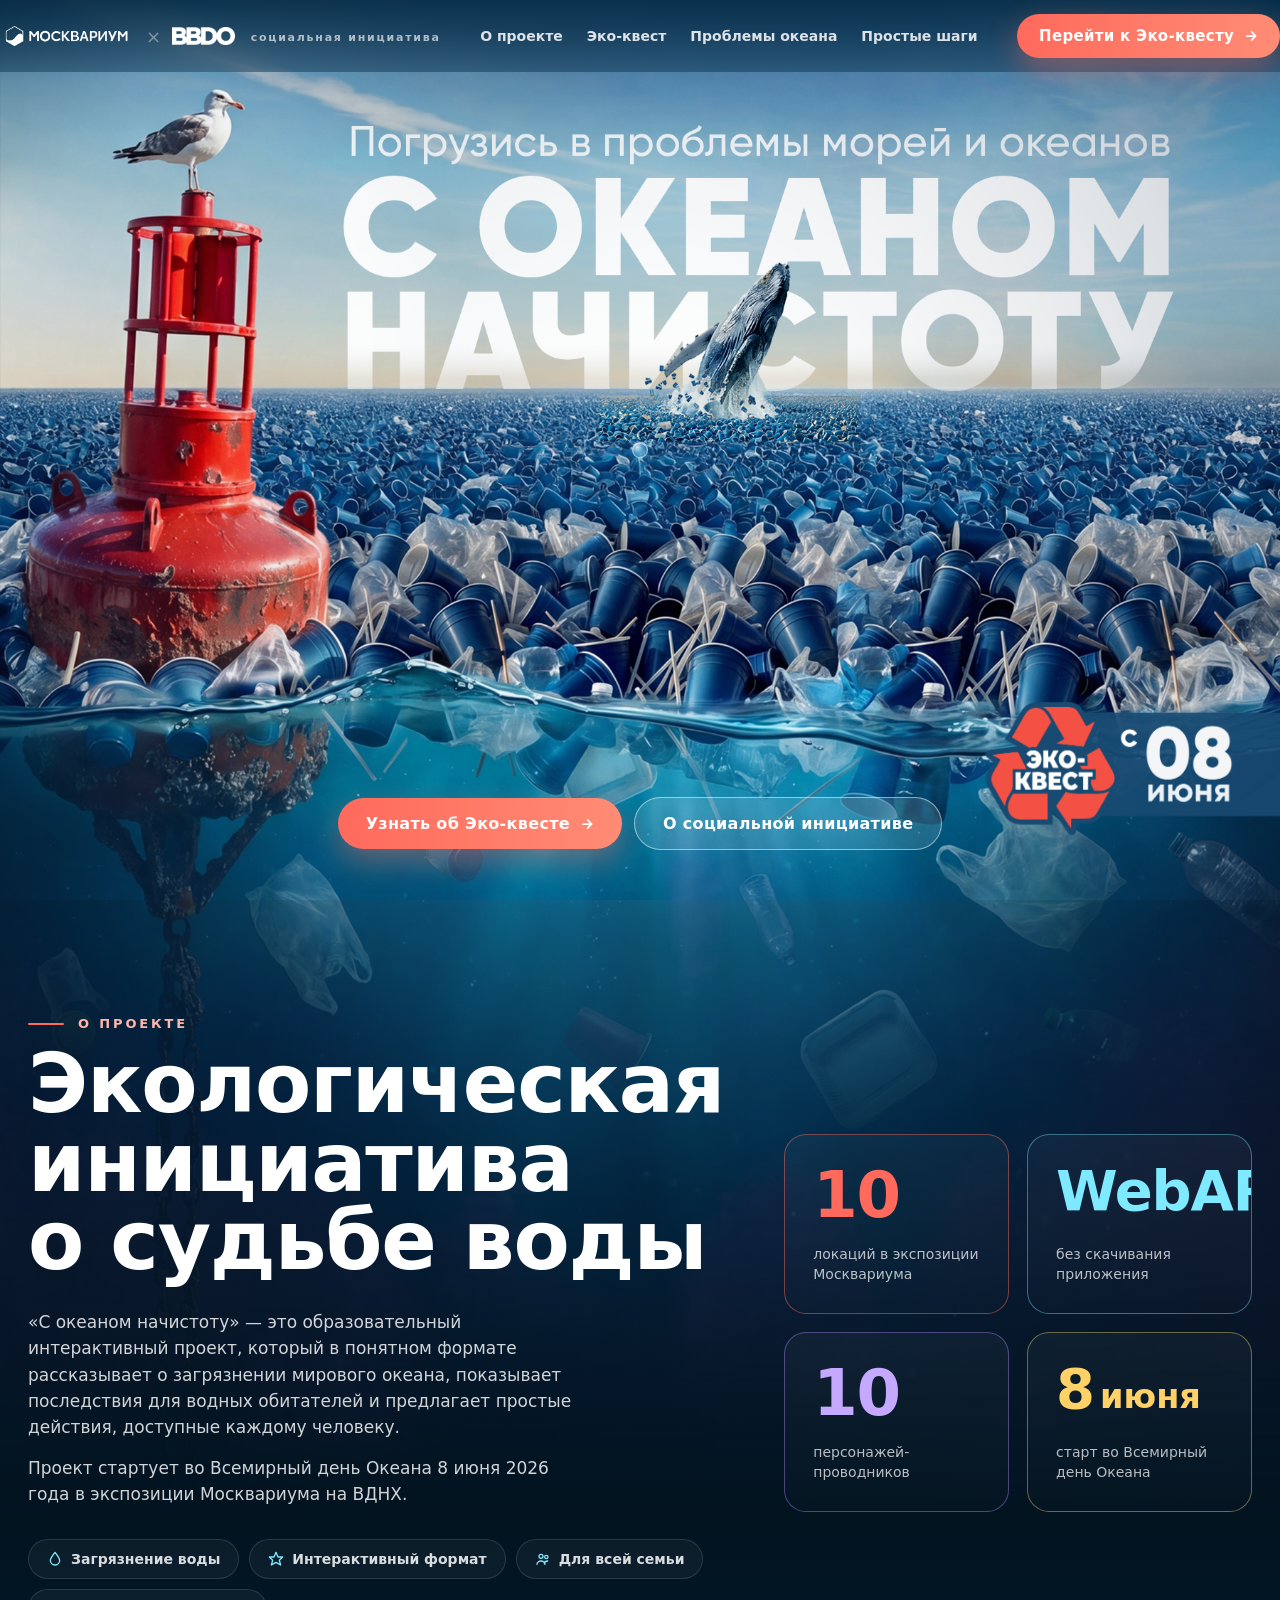
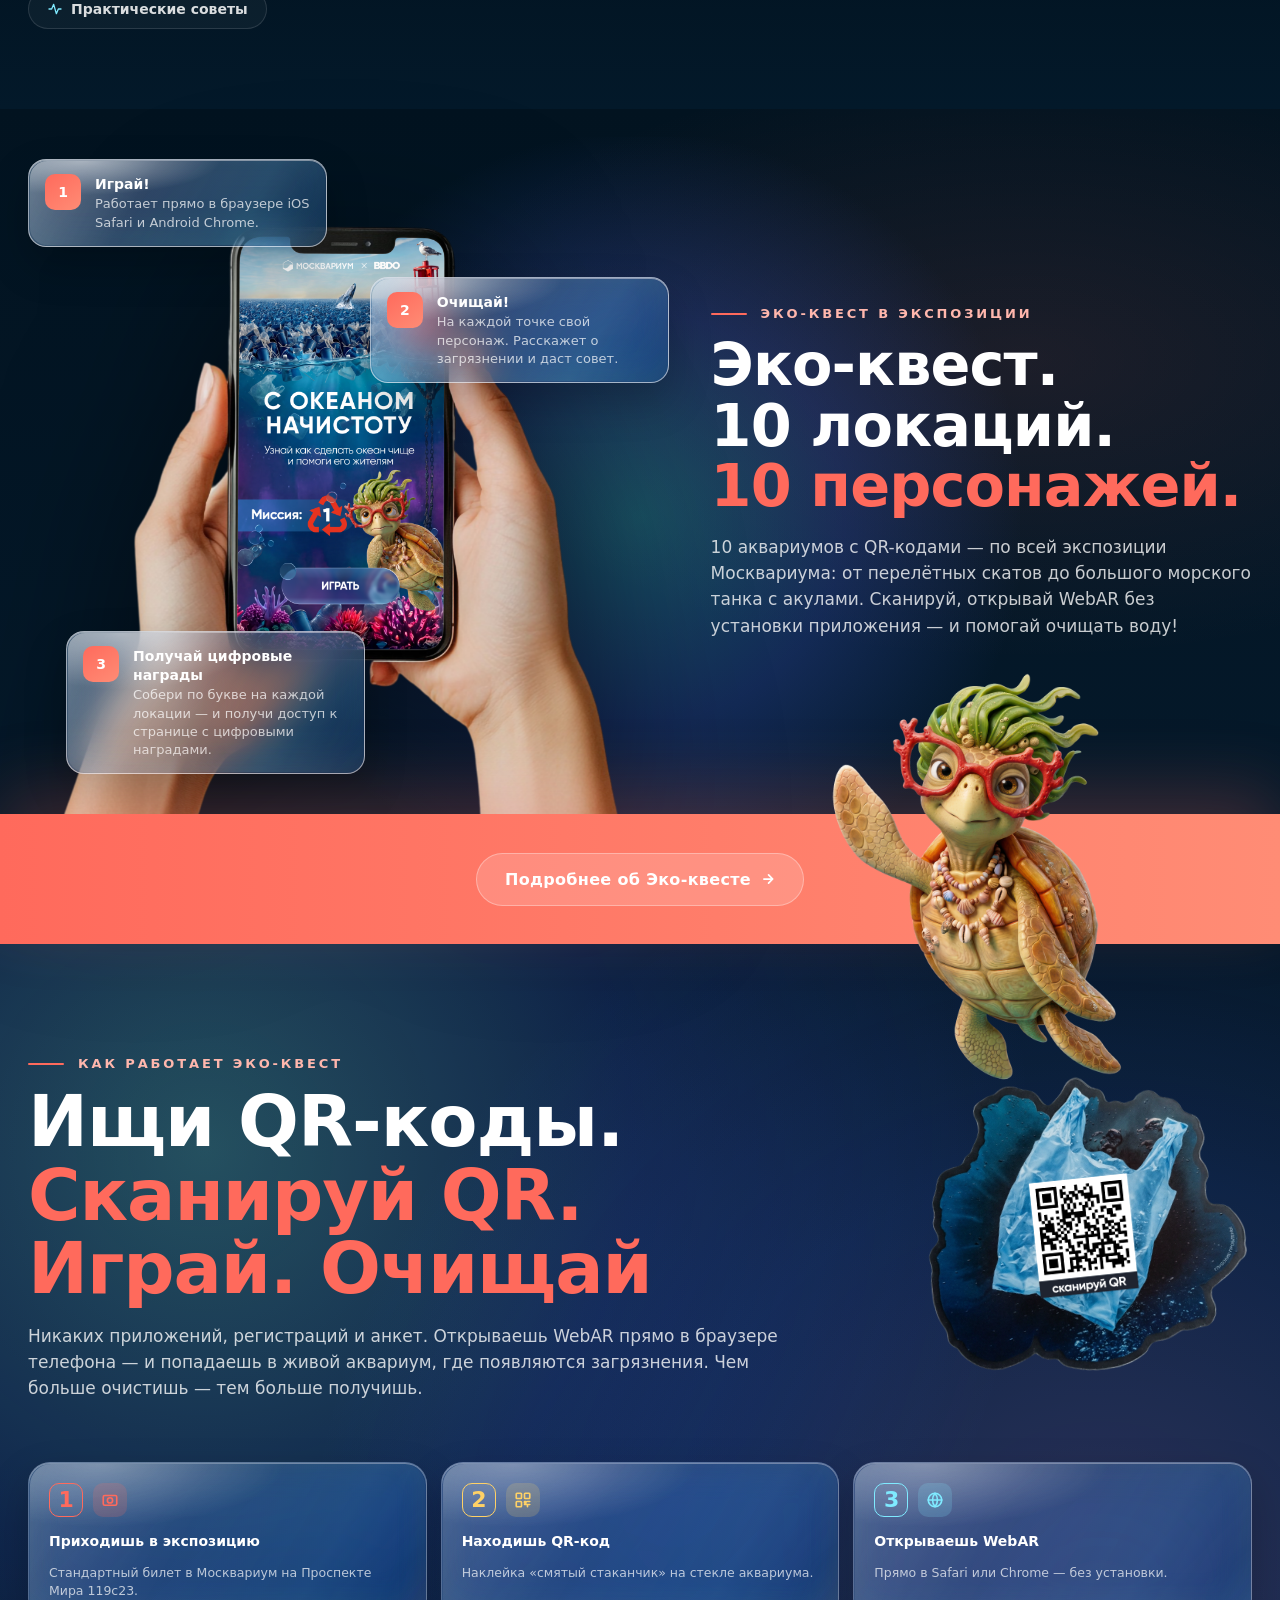
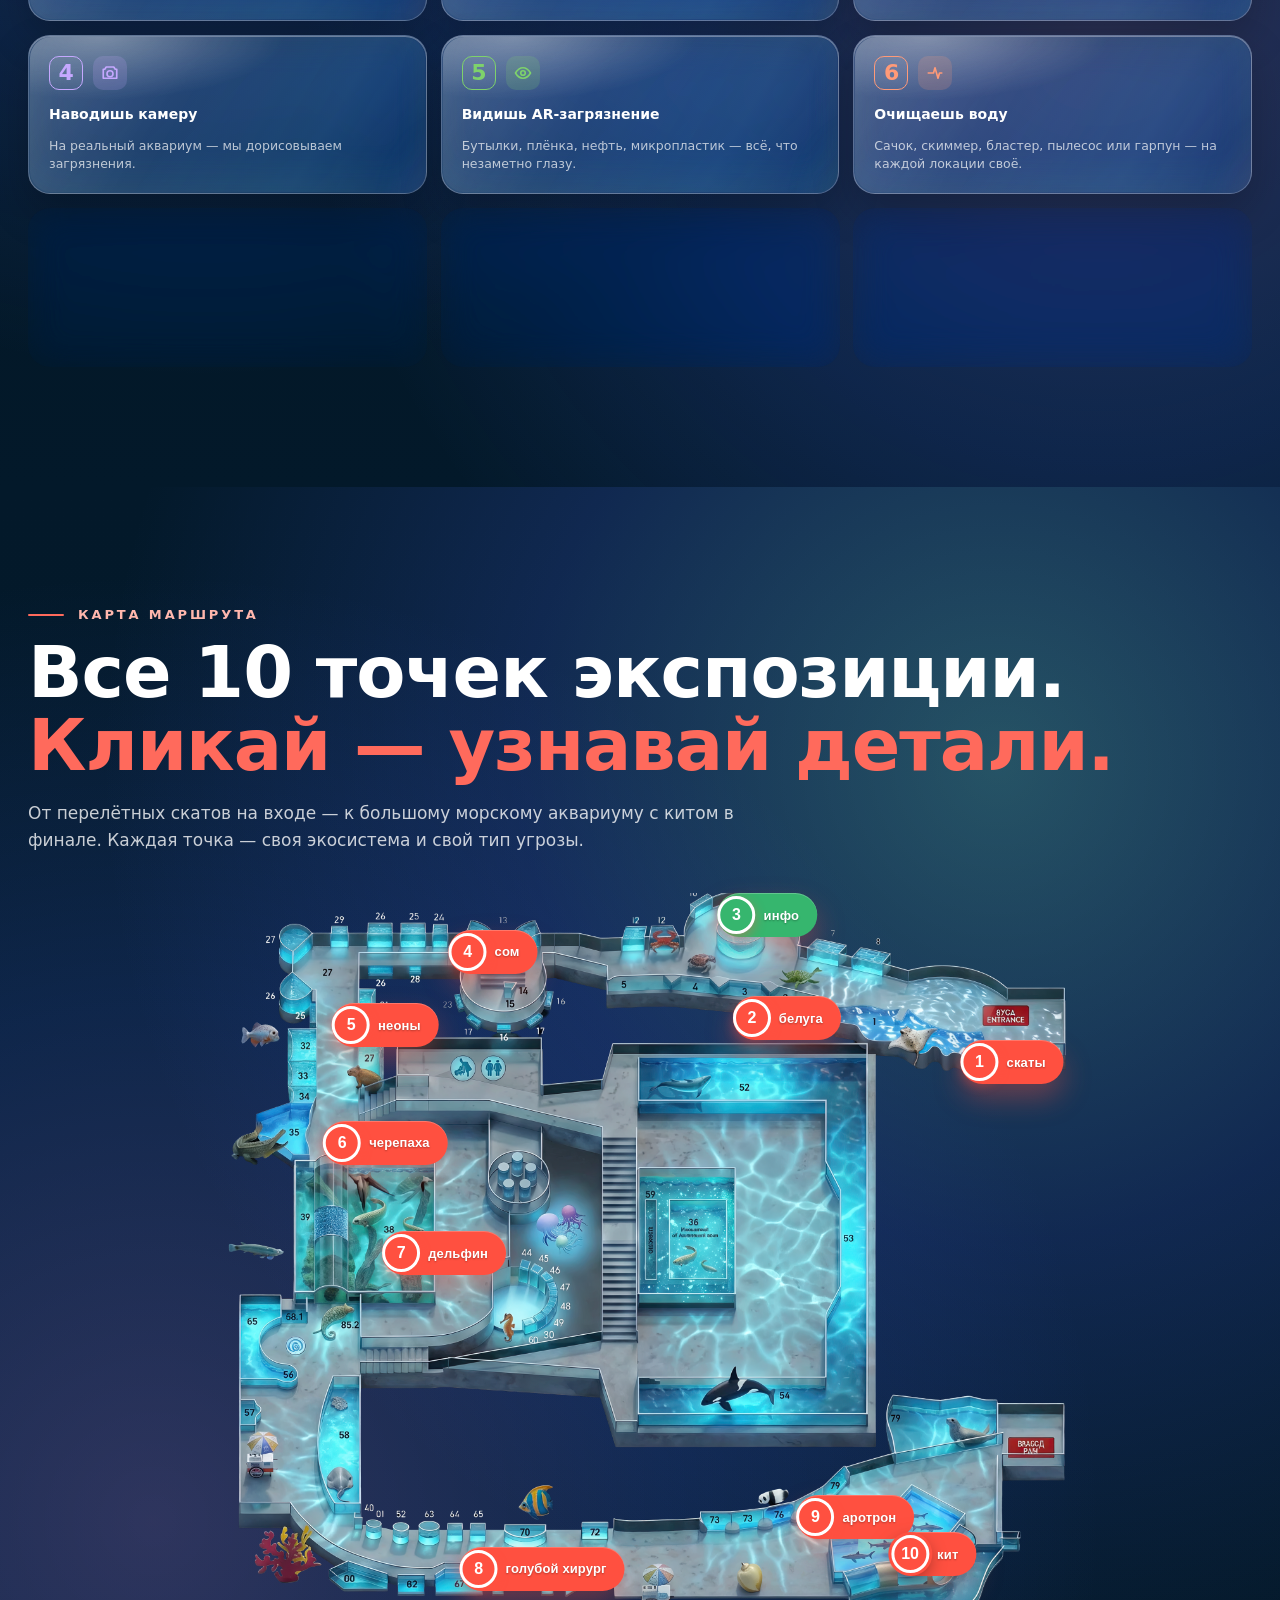
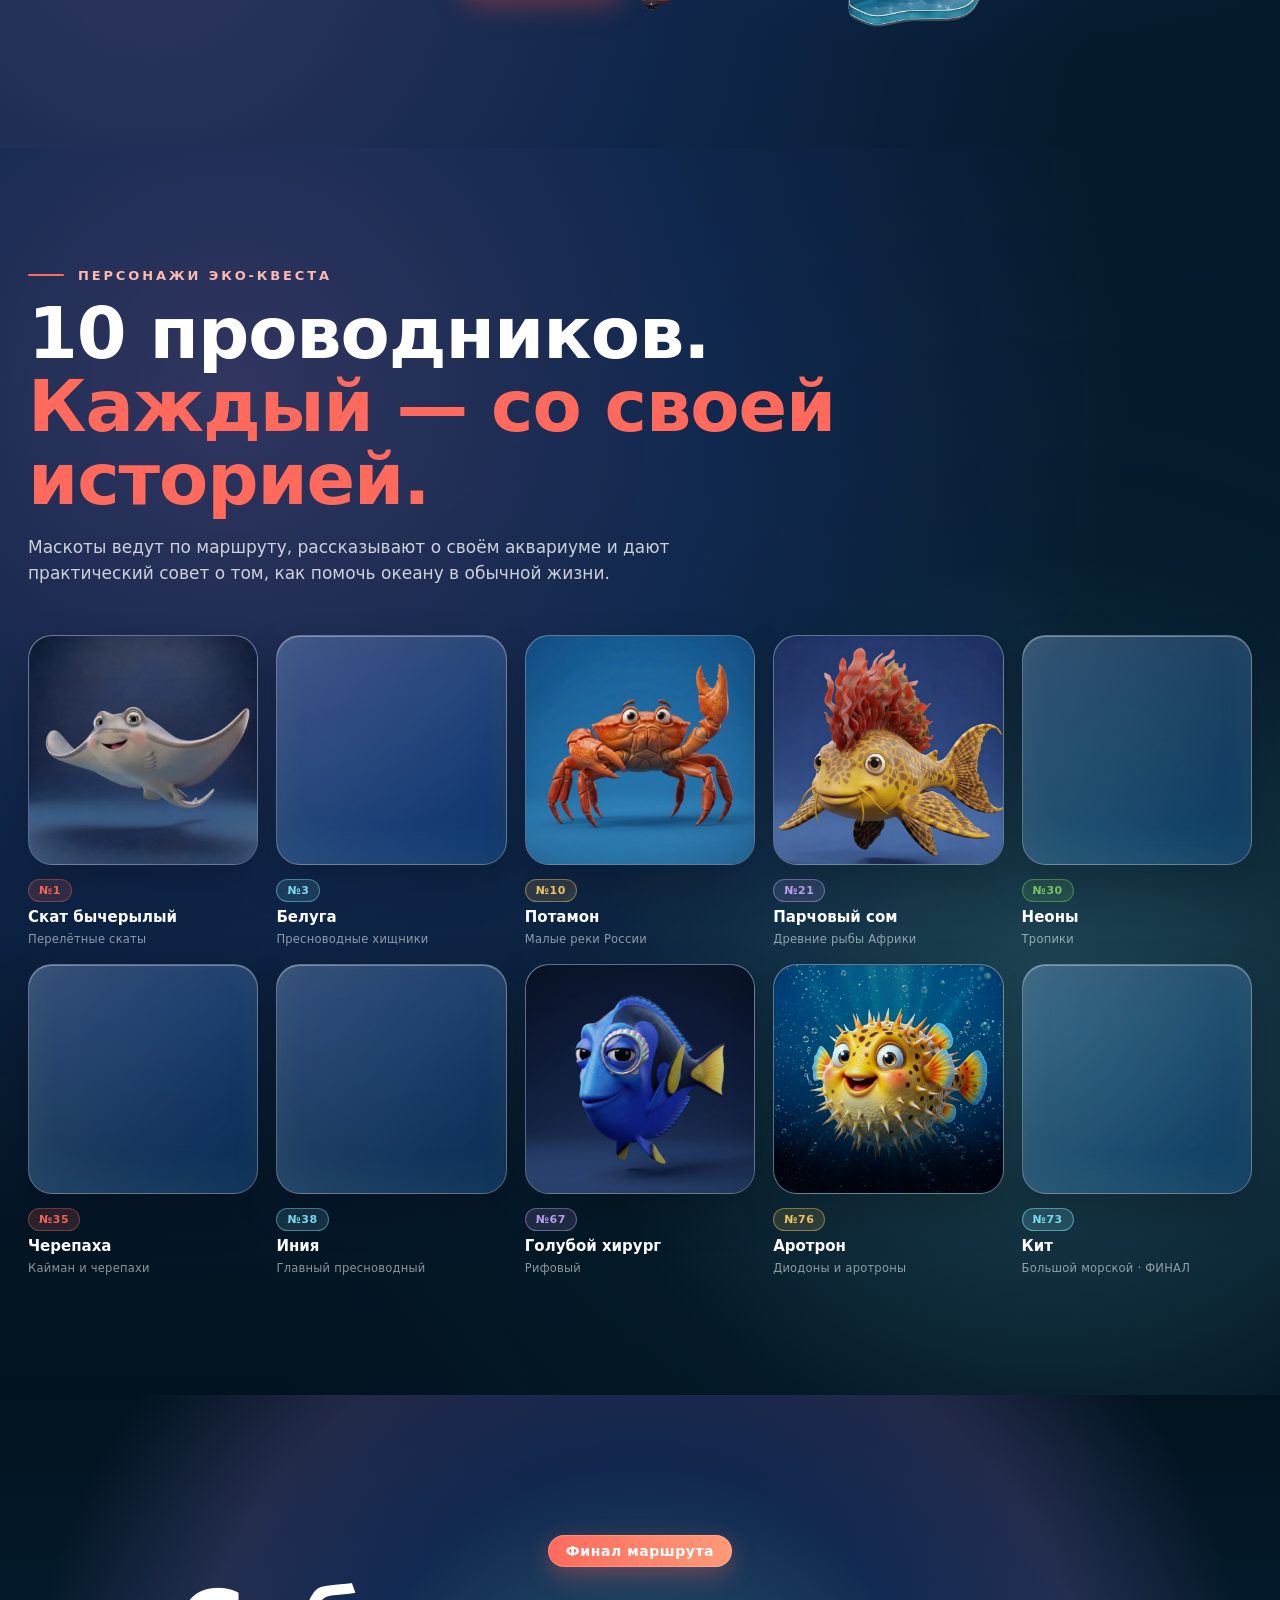
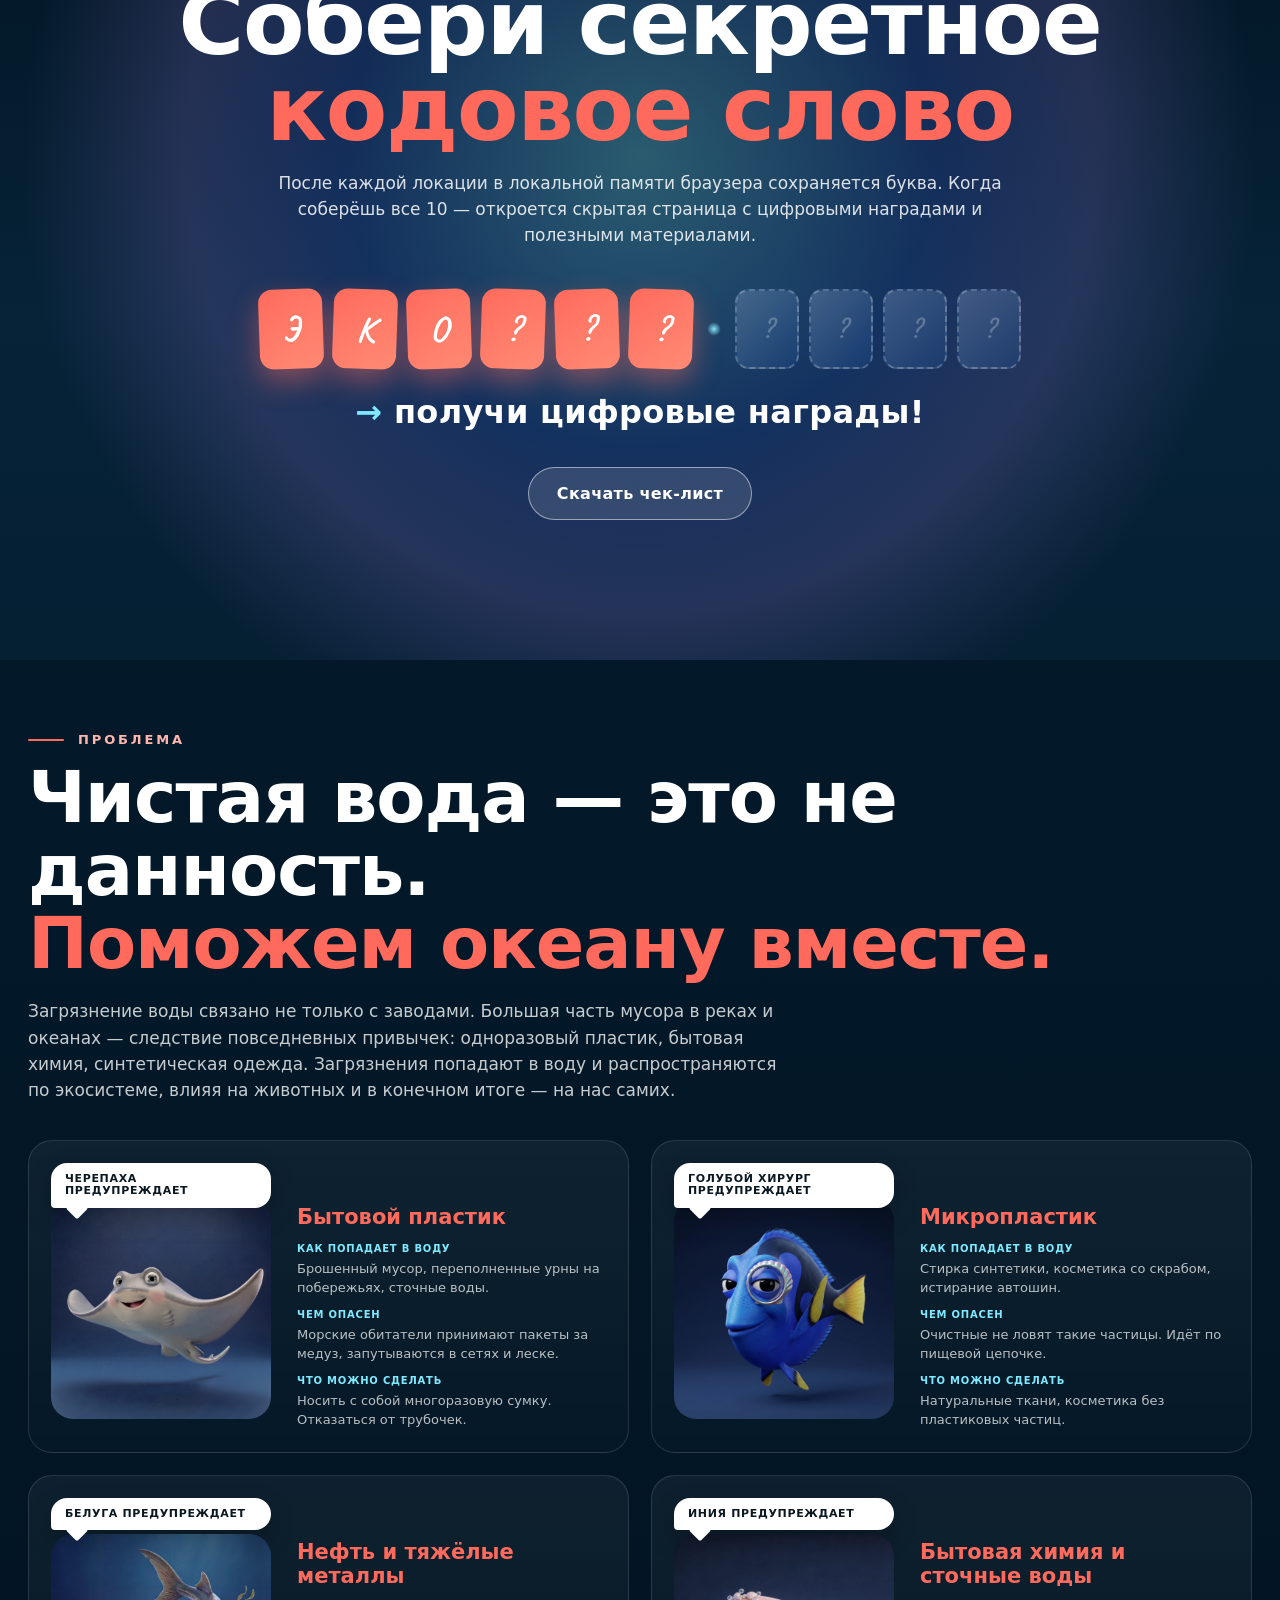
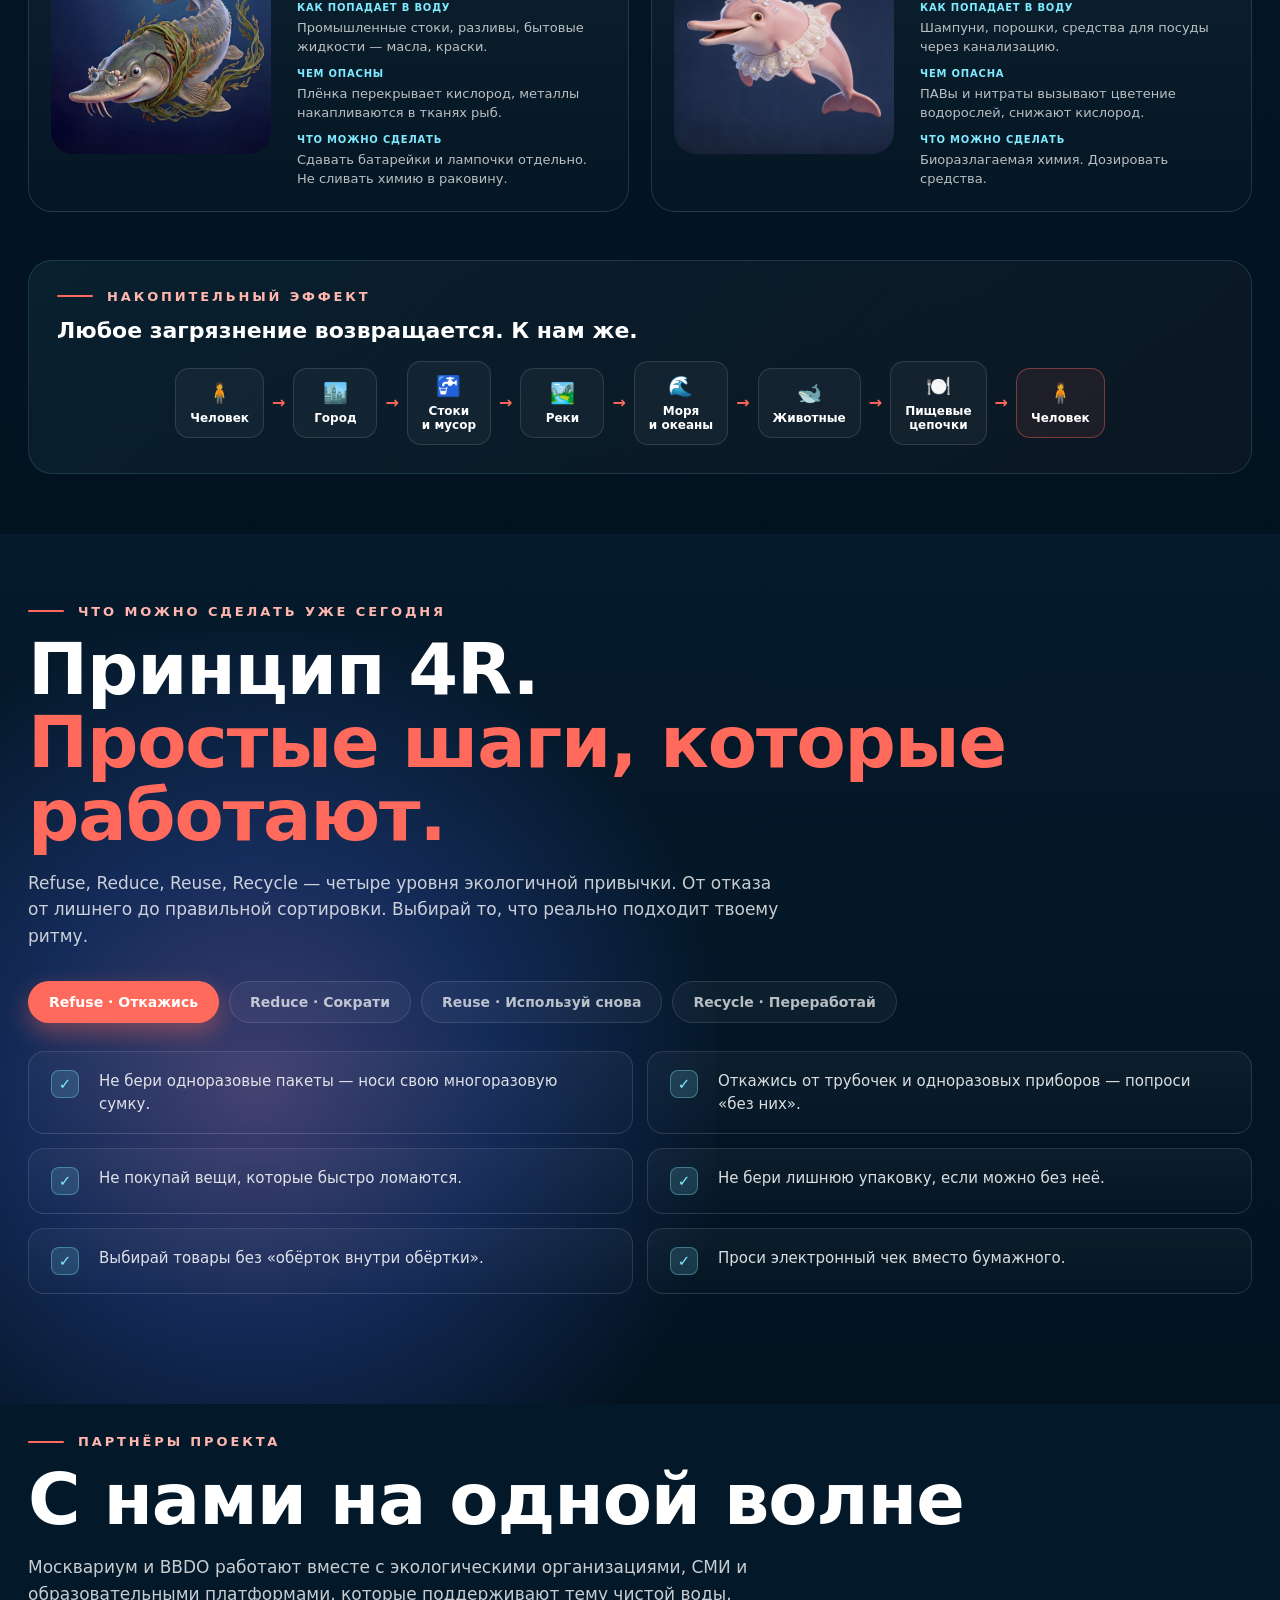
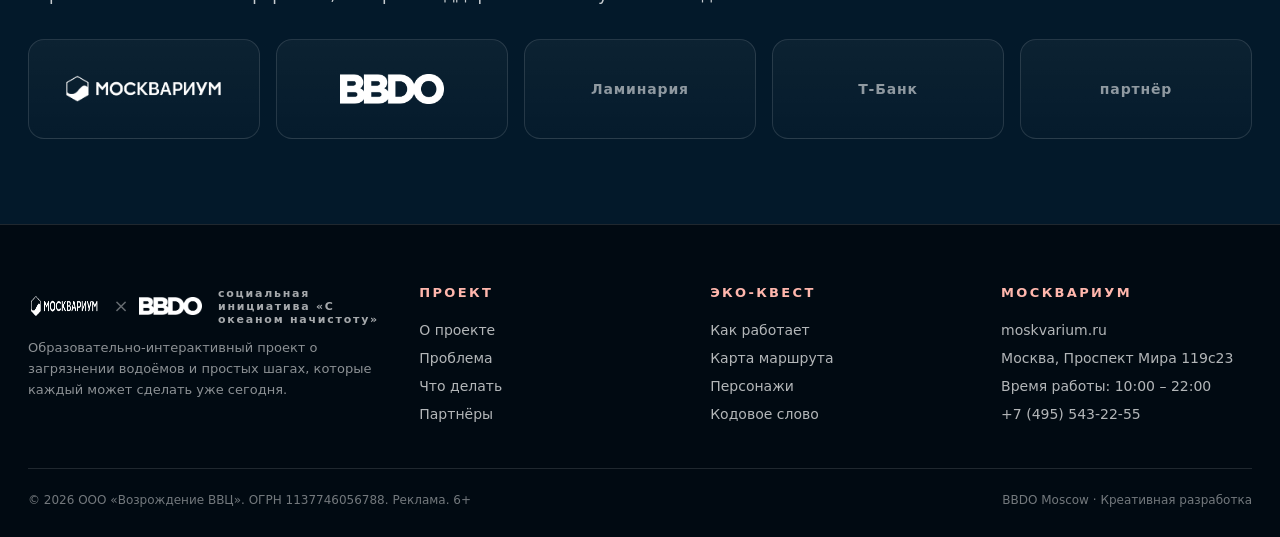
<file: index.html>
<!doctype html>
<html lang="ru">
<head>
<meta charset="utf-8" />
<meta name="viewport" content="width=device-width,initial-scale=1,viewport-fit=cover" />
<title>С океаном начистоту — Москвариум × BBDO · экологическая инициатива</title>
<meta name="description" content="«С океаном начистоту» — социальная экологическая инициатива Москвариума и BBDO. Расскажем о загрязнении водоёмов и предложим простые шаги, доступные каждому. Старт 8 июня." />
<link rel="preconnect" href="https://fonts.googleapis.com">
<link rel="preconnect" href="https://fonts.gstatic.com" crossorigin>
<link rel="stylesheet" href="styles.css?v=9">
<link href="https://fonts.googleapis.com/css2?family=Caveat:wght@600;700&display=swap" rel="stylesheet">
<script src="sprite.js" defer></script>
<script src="bubbles-cursor.js" defer></script>
</head>
<body>
<!-- ===== NAV ===== -->
<header class="nav">
  <div class="wrap nav-row">
    <a href="index.html" class="brand">
      <div class="brand-mark" style="background:transparent;box-shadow:none;width:auto;height:34px">
        <img src="assets/logo_moskvarium_white_big.png" alt="Москвариум" style="height:34px;width:auto;display:block">
      </div>
      <div style="display:flex;align-items:center;gap:10px">
        <span style="color:rgba(255,255,255,.4);font-weight:300;font-size:18px">×</span>
        <img src="assets/logo_bbdo.png" alt="BBDO" style="height:18px;width:auto;display:block;filter:brightness(0) invert(1)">
        <small style="color:var(--muted);font-size:11px;letter-spacing:.16em;font-weight:600;margin-left:6px">социальная инициатива</small>
      </div>
    </a>
    <nav class="menu">
      <a href="#about">О проекте</a>
      <a href="#how-it-works">Эко-квест</a>
      <a href="#problem">Проблемы океана</a>
      <a href="#tips">Простые шаги</a>
    </nav>
    <a href="https://tickets.moskvarium.ru/oceanarium" class="cta" target="_blank" rel="noopener">
      Перейти к Эко-квесту
      <svg class="arrow-svg" viewBox="0 0 24 24" fill="none" stroke="currentColor" stroke-width="3" stroke-linecap="round" stroke-linejoin="round"><path d="M5 12h14M13 5l7 7-7 7"/></svg>
    </a>
  </div>
</header>

<!-- ===== HERO с back_new.png ===== -->
<section class="hero">
  <img class="kv-img" src="assets/back_new.png" alt="С океаном начистоту — Москвариум & BBDO" fetchpriority="high">
  <img class="quest-plate" src="assets/quiest.png" alt="Эко-квест">

  <div class="wrap hero-grid">
    <div class="hero-bottom">
      <div class="hero-meta">
        <a href="#how-it-works" class="cta lg">
          Узнать об Эко-квесте
          <svg class="arrow-svg" viewBox="0 0 24 24" fill="none" stroke="currentColor" stroke-width="3" stroke-linecap="round" stroke-linejoin="round"><path d="M5 12h14M13 5l7 7-7 7"/></svg>
        </a>
        <a href="#about" class="cta ghost lg">О социальной инициативе</a>
      </div>
    </div>
  </div>
</section>

<!-- ===== О ПРОЕКТЕ ===== -->
<section class="section-about" id="about">
  <div class="wrap">
    <div class="about2-grid">
      <div>
        <div class="eyebrow"><span class="bar"></span> О проекте</div>
        <h2 class="about2-title">Экологическая инициатива <br>о судьбе воды</h2>
        <div class="about2-text">
          <p>«С океаном начистоту» — это образовательный интерактивный проект, который в понятном
             формате рассказывает о загрязнении мирового океана, показывает последствия для водных
             обитателей и предлагает простые действия, доступные каждому человеку.</p>
          <p>Проект стартует во Всемирный день Океана 8 июня 2026 года в экспозиции Москвариума на ВДНХ.</p>
        </div>
        <div class="about2-tags">
          <span class="about2-tag">
            <svg viewBox="0 0 24 24" fill="none" stroke="currentColor" stroke-width="2" stroke-linecap="round" stroke-linejoin="round"><path d="M12 2C8 7 5 11 5 14a7 7 0 0 0 14 0c0-3-3-7-7-12z"/></svg>
            Загрязнение воды
          </span>
          <span class="about2-tag">
            <svg viewBox="0 0 24 24" fill="none" stroke="currentColor" stroke-width="2" stroke-linecap="round" stroke-linejoin="round"><polygon points="12,2 15,9 22,9 17,14 19,21 12,17 5,21 7,14 2,9 9,9"/></svg>
            Интерактивный формат
          </span>
          <span class="about2-tag">
            <svg viewBox="0 0 24 24" fill="none" stroke="currentColor" stroke-width="2" stroke-linecap="round" stroke-linejoin="round"><circle cx="9" cy="8" r="3"/><circle cx="17" cy="9" r="2.5"/><path d="M3 20c0-3 3-5 6-5s6 2 6 5"/><path d="M14 19c0-2 2-4 5-4"/></svg>
            Для всей семьи
          </span>
          <span class="about2-tag">
            <svg viewBox="0 0 24 24" fill="none" stroke="currentColor" stroke-width="2" stroke-linecap="round" stroke-linejoin="round"><path d="M3 12h4l3-7 4 14 3-7h4"/></svg>
            Практические советы
          </span>
        </div>
      </div>

      <div class="stat-grid">
        <div class="stat2 coral">
          <div class="num">10</div>
          <div class="lbl">локаций в экспозиции Москвариума</div>
        </div>
        <div class="stat2 aqua">
          <div class="num">WebAR</div>
          <div class="lbl">без скачивания приложения</div>
        </div>
        <div class="stat2 purple">
          <div class="num">10</div>
          <div class="lbl">персонажей-проводников</div>
        </div>
        <div class="stat2 yellow">
          <div class="num">8<span>июня</span></div>
          <div class="lbl">старт во Всемирный день Океана</div>
        </div>
      </div>
    </div>
  </div>
</section>

<!-- ===== ТИЗЕР ЭКО-КВЕСТ ===== -->
<section class="section-quest-teaser">
  <div class="wrap">
    <div class="qt-grid">
      <div class="qt-side">
        <img class="qt-hand-img" src="assets/hand_ar.png" alt="Рука с телефоном — WebAR в действии" loading="lazy">

        <div class="qt-features">
          <div class="qt-feat">
            <div class="qfn">1</div>
            <div><b>Играй!</b><p>Работает прямо в браузере iOS Safari и Android Chrome.</p></div>
          </div>
          <div class="qt-feat">
            <div class="qfn">2</div>
            <div><b>Очищай!</b><p>На каждой точке свой персонаж. Расскажет о загрязнении и даст совет.</p></div>
          </div>
          <div class="qt-feat">
            <div class="qfn">3</div>
            <div><b>Получай цифровые награды</b><p>Собери по букве на каждой локации — и получи доступ к странице с цифровыми наградами.</p></div>
          </div>
        </div>

        <!-- Коралловая кнопка + черепаха — только в .qt-side, для мобильного -->
        <div class="qt-cta-row qt-cta-mobile-only">
          <img class="qt-turtle-mob" src="assets/ar_mascot_turtle.png" alt="Маскот черепаха">
          <a href="#how-it-works" class="cta lg">
            Подробнее об Эко-квесте
            <svg class="arrow-svg" viewBox="0 0 24 24" fill="none" stroke="currentColor" stroke-width="3" stroke-linecap="round" stroke-linejoin="round"><path d="M5 12h14M13 5l7 7-7 7"/></svg>
          </a>
        </div>
      </div>

      <div class="qt-content">
        <div class="eyebrow"><span class="bar"></span> Эко-квест в экспозиции</div>
        <h2 style="font-size:clamp(36px,4.6vw,60px);margin:14px 0 18px">
          Эко-квест.<br/>10 локаций.<br/><span style="color:var(--coral)">10 персонажей.</span>
        </h2>
        <p class="lead">
          10 аквариумов с QR-кодами — по всей экспозиции Москвариума:
          от перелётных скатов до большого морского танка с акулами. Сканируй,
          открывай WebAR без установки приложения — и помогай очищать воду!
        </p>

        <img class="ar-mascot-turtle qt-turtle-desktop" src="assets/ar_mascot_turtle.png" alt="Маскот черепаха">

        <div class="qt-cta-row qt-cta-desktop-only">
          <a href="#how-it-works" class="cta lg">
            Подробнее об Эко-квесте
            <svg class="arrow-svg" viewBox="0 0 24 24" fill="none" stroke="currentColor" stroke-width="3" stroke-linecap="round" stroke-linejoin="round"><path d="M5 12h14M13 5l7 7-7 7"/></svg>
          </a>
        </div>
      </div>
    </div>
  </div>
</section>

<!-- ============================================================
     БЛОКИ ЭКО-КВЕСТА (перенесены из eco-quest3.html)
     ============================================================ -->

<!-- ===== HOW IT WORKS ===== -->
<section class="section-steps" id="how-it-works">
  <div class="wrap">
    <div class="steps-head">
      <div>
        <div class="eyebrow"><span class="bar"></span> Как работает Эко-квест</div>
        <h2>Ищи QR-коды.<br/><span style="color:var(--coral)">Сканируй QR. Играй. Очищай</span></h2>
        <p class="lead" style="margin-top:14px">
          Никаких приложений, регистраций и анкет. Открываешь WebAR прямо в браузере телефона
          — и попадаешь в живой аквариум, где появляются загрязнения. Чем больше очистишь — тем
          больше получишь.
        </p>
      </div>
      <img class="qr-near-title" src="assets/qr_sticker.png" alt="QR-стикер «смятый стаканчик» — точка входа в WebAR">
    </div>

    <div class="steps-grid">
      <div class="s-card a1">
        <div class="s-card-top">
          <div class="num">1</div>
          <div class="ico"><svg width="18" height="18" viewBox="0 0 24 24" fill="none" stroke="currentColor" stroke-width="2.2" stroke-linecap="round" stroke-linejoin="round"><rect x="3" y="6" width="18" height="13" rx="2"/><circle cx="12" cy="12.5" r="3.5"/></svg></div>
        </div>
        <h4>Приходишь в экспозицию</h4>
        <p>Стандартный билет в Москвариум на Проспекте Мира 119с23.</p>
      </div>
      <div class="s-card a2">
        <div class="s-card-top">
          <div class="num">2</div>
          <div class="ico"><svg width="18" height="18" viewBox="0 0 24 24" fill="none" stroke="currentColor" stroke-width="2.2" stroke-linecap="round" stroke-linejoin="round"><rect x="3" y="3" width="7" height="7" rx="1"/><rect x="14" y="3" width="7" height="7" rx="1"/><rect x="3" y="14" width="7" height="7" rx="1"/><path d="M14 14h2v2h-2zM18 14h3M14 18h7M18 21v-3"/></svg></div>
        </div>
        <h4>Находишь QR-код</h4>
        <p>Наклейка «смятый стаканчик» на стекле аквариума.</p>
      </div>
      <div class="s-card a3">
        <div class="s-card-top">
          <div class="num">3</div>
          <div class="ico"><svg width="18" height="18" viewBox="0 0 24 24" fill="none" stroke="currentColor" stroke-width="2.2" stroke-linecap="round" stroke-linejoin="round"><circle cx="12" cy="12" r="9"/><path d="M3 12h18M12 3a14 14 0 0 1 0 18M12 3a14 14 0 0 0 0 18"/></svg></div>
        </div>
        <h4>Открываешь WebAR</h4>
        <p>Прямо в Safari или Chrome — без установки.</p>
      </div>
      <div class="s-card a4">
        <div class="s-card-top">
          <div class="num">4</div>
          <div class="ico"><svg width="18" height="18" viewBox="0 0 24 24" fill="none" stroke="currentColor" stroke-width="2.2" stroke-linecap="round" stroke-linejoin="round"><path d="M3 7h2l2-3h10l2 3h2v12H3z"/><circle cx="12" cy="13" r="4"/></svg></div>
        </div>
        <h4>Наводишь камеру</h4>
        <p>На реальный аквариум — мы дорисовываем загрязнения.</p>
      </div>
      <div class="s-card a5">
        <div class="s-card-top">
          <div class="num">5</div>
          <div class="ico"><svg width="18" height="18" viewBox="0 0 24 24" fill="none" stroke="currentColor" stroke-width="2.2" stroke-linecap="round" stroke-linejoin="round"><path d="M2 12s4-7 10-7 10 7 10 7-4 7-10 7S2 12 2 12z"/><circle cx="12" cy="12" r="3"/></svg></div>
        </div>
        <h4>Видишь AR-загрязнение</h4>
        <p>Бутылки, плёнка, нефть, микропластик — всё, что незаметно глазу.</p>
      </div>
      <div class="s-card a6">
        <div class="s-card-top">
          <div class="num">6</div>
          <div class="ico"><svg width="18" height="18" viewBox="0 0 24 24" fill="none" stroke="currentColor" stroke-width="2.2" stroke-linecap="round" stroke-linejoin="round"><path d="M3 12h7l2-7 4 14 2-7h3"/></svg></div>
        </div>
        <h4>Очищаешь воду</h4>
        <p>Сачок, скиммер, бластер, пылесос или гарпун — на каждой локации своё.</p>
      </div>
      <div class="s-card a7">
        <div class="s-card-top">
          <div class="num">7</div>
          <div class="ico"><svg width="18" height="18" viewBox="0 0 24 24" fill="none" stroke="currentColor" stroke-width="2.2" stroke-linecap="round" stroke-linejoin="round"><path d="M21 11.5a8.38 8.38 0 0 1-9 8.5 8.5 8.5 0 0 1-7.6-4.6L3 21l1.6-4.4A8.5 8.5 0 1 1 21 11.5z"/></svg></div>
        </div>
        <h4>Получаешь факт и совет</h4>
        <p>Маскот рассказывает о загрязнении и даёт практический совет.</p>
      </div>
      <div class="s-card a8">
        <div class="s-card-top">
          <div class="num">8</div>
          <div class="ico"><svg width="18" height="18" viewBox="0 0 24 24" fill="none" stroke="currentColor" stroke-width="2.2" stroke-linecap="round" stroke-linejoin="round"><path d="M4 4h16v6H4zM4 14h16v6H4z"/><path d="M8 7h2M8 17h2"/></svg></div>
        </div>
        <h4>Собираешь букву</h4>
        <p>За каждую локацию — буква от секретного кодового слова.</p>
      </div>
      <div class="s-card a9">
        <div class="s-card-top">
          <div class="num">9</div>
          <div class="ico"><svg width="18" height="18" viewBox="0 0 24 24" fill="none" stroke="currentColor" stroke-width="2.2" stroke-linecap="round" stroke-linejoin="round"><path d="M12 2L4 6v6c0 5 3.5 8.5 8 10 4.5-1.5 8-5 8-10V6z"/><path d="M9 12l2 2 4-4"/></svg></div>
        </div>
        <h4>Открываешь награды</h4>
        <p>Собрав слово целиком — получаешь доступ к скрытой странице.</p>
      </div>
    </div>
  </div>
</section>

<!-- ===== ROUTE MAP — карта меньше в 1.5×, поп-ап у клика ===== -->
<section class="section-route" id="route">
  <div class="wrap">
    <div class="eyebrow"><span class="bar"></span> Карта маршрута</div>
    <h2>Все 10 точек экспозиции.<br/><span style="color:var(--coral)">Кликай — узнавай детали.</span></h2>
    <p class="lead">
      От перелётных скатов на входе — к большому морскому аквариуму с китом в финале.
      Каждая точка — своя экосистема и свой тип угрозы.
    </p>

    <div class="route-wrap">
      <div class="route-stage">
        <img class="map-img" src="assets/map2.png" alt="Схема экспозиции Москвариума с локациями Эко-квеста">

        <button class="map-hotspot"      data-id="1"  style="left:88%;top:23%"><span class="num">1</span><span class="nm">скаты</span></button>
        <button class="map-hotspot"      data-id="3"  style="left:65%;top:17%"><span class="num">2</span><span class="nm">белуга</span></button>
        <button class="map-hotspot info"  data-id="10" style="left:63%;top:3%"><span class="num">3</span><span class="nm">инфо</span></button>
        <button class="map-hotspot"      data-id="21" style="left:35%;top:8%"><span class="num">4</span><span class="nm">сом</span></button>
        <button class="map-hotspot"      data-id="30" style="left:24%;top:18%"><span class="num">5</span><span class="nm">неоны</span></button>
        <button class="map-hotspot"      data-id="35" style="left:24%;top:34%"><span class="num">6</span><span class="nm">черепаха</span></button>
        <button class="map-hotspot"      data-id="38" style="left:30%;top:49%"><span class="num">7</span><span class="nm">дельфин</span></button>
        <button class="map-hotspot"      data-id="67" style="left:40%;top:92%"><span class="num">8</span><span class="nm">голубой хирург</span></button>
        <button class="map-hotspot"      data-id="76" style="left:72%;top:85%"><span class="num">9</span><span class="nm">аротрон</span></button>
        <button class="map-hotspot final" data-id="73" style="left:80%;top:90%"><span class="num">10</span><span class="nm">кит</span></button>

        <div class="popup-overlay" id="popup">
          <!-- injected by JS -->
        </div>
      </div>
    </div>
  </div>
</section>

<!-- ===== MASCOTS ===== -->
<section class="section-mascots" id="mascots">
  <div class="wrap">
    <div class="eyebrow"><span class="bar"></span> Персонажи Эко-квеста</div>
    <h2>10 проводников.<br/><span style="color:var(--coral)">Каждый — со своей историей.</span></h2>
    <p class="lead">
      Маскоты ведут по маршруту, рассказывают о своём аквариуме и дают практический совет
      о том, как помочь океану в обычной жизни.
    </p>

    <div class="mas-grid">
      <div class="mas">
        <div class="ph"><img loading="lazy" decoding="async" src="assets/character_1.jpg" alt="Скат"></div>
        <div class="lbl">
          <span class="aq-pill">№1</span>
          <div class="nm">Скат бычерылый</div>
          <div class="aq-meta">Перелётные скаты</div>
        </div>
      </div>
      <div class="mas">
        <div class="ph"><img loading="lazy" decoding="async" src="assets/character_2.jpg" alt="Белуга"></div>
        <div class="lbl">
          <span class="aq-pill">№3</span>
          <div class="nm">Белуга</div>
          <div class="aq-meta">Пресноводные хищники</div>
        </div>
      </div>
      <div class="mas">
        <div class="ph"><img loading="lazy" decoding="async" src="assets/character_3.jpg" alt="Потамон" onerror="handleMascotImgError(this)"></div>
        <div class="lbl">
          <span class="aq-pill">№10</span>
          <div class="nm">Потамон</div>
          <div class="aq-meta">Малые реки России</div>
        </div>
      </div>
      <div class="mas">
        <div class="ph"><img loading="lazy" decoding="async" src="assets/character_4.jpg" alt="Парчовый сом"></div>
        <div class="lbl">
          <span class="aq-pill">№21</span>
          <div class="nm">Парчовый сом</div>
          <div class="aq-meta">Древние рыбы Африки</div>
        </div>
      </div>
      <div class="mas">
        <div class="ph"><img loading="lazy" decoding="async" src="assets/character_5.jpg" alt="Неоны"></div>
        <div class="lbl">
          <span class="aq-pill">№30</span>
          <div class="nm">Неоны</div>
          <div class="aq-meta">Тропики</div>
        </div>
      </div>
      <div class="mas">
        <div class="ph"><img loading="lazy" decoding="async" src="assets/character_6.jpg" alt="Черепаха"></div>
        <div class="lbl">
          <span class="aq-pill">№35</span>
          <div class="nm">Черепаха</div>
          <div class="aq-meta">Кайман и черепахи</div>
        </div>
      </div>
      <div class="mas">
        <div class="ph"><img loading="lazy" decoding="async" src="assets/character_7.jpg" alt="Иния"></div>
        <div class="lbl">
          <span class="aq-pill">№38</span>
          <div class="nm">Иния</div>
          <div class="aq-meta">Главный пресноводный</div>
        </div>
      </div>
      <div class="mas">
        <div class="ph"><img loading="lazy" decoding="async" src="assets/character_8.jpg" alt="Голубой хирург"></div>
        <div class="lbl">
          <span class="aq-pill">№67</span>
          <div class="nm">Голубой хирург</div>
          <div class="aq-meta">Рифовый</div>
        </div>
      </div>
      <div class="mas">
        <div class="ph"><img loading="lazy" decoding="async" src="assets/character_9.jpg" alt="Аротрон" onerror="handleMascotImgError(this)"></div>
        <div class="lbl">
          <span class="aq-pill">№76</span>
          <div class="nm">Аротрон</div>
          <div class="aq-meta">Диодоны и аротроны</div>
        </div>
      </div>
      <div class="mas">
        <div class="ph"><img loading="lazy" decoding="async" src="assets/character_10.jpg" alt="Кит"></div>
        <div class="lbl">
          <span class="aq-pill">№73</span>
          <div class="nm">Кит</div>
          <div class="aq-meta">Большой морской · ФИНАЛ</div>
        </div>
      </div>
    </div>
  </div>
</section>

<!-- ===== FINAL — кодовое слово, без кнопки наград ===== -->
<section class="section-final" id="final">
  <div class="wrap">
    <span class="chip">Финал маршрута</span>
    <h2>Собери секретное<br/><span style="color:var(--coral)">кодовое слово</span></h2>
    <p class="lead">
      После каждой локации в локальной памяти браузера сохраняется буква. Когда соберёшь
      все 10 — откроется скрытая страница с цифровыми наградами и полезными материалами.
    </p>

    <div class="code-letters" aria-label="Буквы кодового слова">
      <div class="letter filled">Э</div>
      <div class="letter filled">К</div>
      <div class="letter filled">О</div>
      <div class="letter filled">?</div>
      <div class="letter filled">?</div>
      <div class="letter filled">?</div>
      <div class="code-divider"></div>
      <div class="letter empty">?</div>
      <div class="letter empty">?</div>
      <div class="letter empty">?</div>
      <div class="letter empty">?</div>
    </div>

    <div class="reward-ctaline">→ <span>получи цифровые награды!</span></div>

    <div style="display:flex;gap:14px;justify-content:center;flex-wrap:wrap;margin-top:36px">
      <a href="#tips" class="cta ghost lg">Скачать чек-лист</a>
    </div>
  </div>
</section>

<!-- ===== ПРОБЛЕМА ===== -->
<section class="section-problem" id="problem">
  <div class="wrap">
    <div class="eyebrow"><span class="bar"></span> Проблема</div>
    <h2>Чистая вода — это не данность.<br/><span style="color:var(--coral)">Поможем океану вместе.</span></h2>
    <p class="lead">
      Загрязнение воды связано не только с заводами. Большая часть мусора в реках и океанах
      — следствие повседневных привычек: одноразовый пластик, бытовая химия, синтетическая
      одежда. Загрязнения попадают в воду и распространяются по экосистеме, влияя на
      животных и в конечном итоге — на нас самих.
    </p>

    <div class="poll-cards">
      <div class="poll-card">
        <div class="poll-mascot-wrap">
          <div class="mascot-bubble">Черепаха <strong>предупреждает</strong></div>
          <div class="poll-mascot"><img loading="lazy" decoding="async" src="assets/character_1.jpg" alt="Черепаха"></div>
        </div>
        <div class="poll-content">
          <h3>Бытовой пластик</h3>
          <div class="poll-meta">
            <div class="poll-meta-row"><b>Как попадает в воду</b>Брошенный мусор, переполненные урны на побережьях, сточные воды.</div>
            <div class="poll-meta-row"><b>Чем опасен</b>Морские обитатели принимают пакеты за медуз, запутываются в сетях и леске.</div>
            <div class="poll-meta-row"><b>Что можно сделать</b>Носить с собой многоразовую сумку. Отказаться от трубочек.</div>
          </div>
        </div>
      </div>

      <div class="poll-card">
        <div class="poll-mascot-wrap">
          <div class="mascot-bubble">Голубой хирург <strong>предупреждает</strong></div>
          <div class="poll-mascot"><img loading="lazy" decoding="async" src="assets/character_8.jpg" alt="Голубой хирург"></div>
        </div>
        <div class="poll-content">
          <h3>Микропластик</h3>
          <div class="poll-meta">
            <div class="poll-meta-row"><b>Как попадает в воду</b>Стирка синтетики, косметика со скрабом, истирание автошин.</div>
            <div class="poll-meta-row"><b>Чем опасен</b>Очистные не ловят такие частицы. Идёт по пищевой цепочке.</div>
            <div class="poll-meta-row"><b>Что можно сделать</b>Натуральные ткани, косметика без пластиковых частиц.</div>
          </div>
        </div>
      </div>

      <div class="poll-card">
        <div class="poll-mascot-wrap">
          <div class="mascot-bubble">Белуга <strong>предупреждает</strong></div>
          <div class="poll-mascot"><img loading="lazy" decoding="async" src="assets/character_2.jpg" alt="Белуга"></div>
        </div>
        <div class="poll-content">
          <h3>Нефть и тяжёлые металлы</h3>
          <div class="poll-meta">
            <div class="poll-meta-row"><b>Как попадает в воду</b>Промышленные стоки, разливы, бытовые жидкости — масла, краски.</div>
            <div class="poll-meta-row"><b>Чем опасны</b>Плёнка перекрывает кислород, металлы накапливаются в тканях рыб.</div>
            <div class="poll-meta-row"><b>Что можно сделать</b>Сдавать батарейки и лампочки отдельно. Не сливать химию в раковину.</div>
          </div>
        </div>
      </div>

      <div class="poll-card">
        <div class="poll-mascot-wrap">
          <div class="mascot-bubble">Иния <strong>предупреждает</strong></div>
          <div class="poll-mascot"><img loading="lazy" decoding="async" src="assets/character_7.jpg" alt="Иния"></div>
        </div>
        <div class="poll-content">
          <h3>Бытовая химия и сточные воды</h3>
          <div class="poll-meta">
            <div class="poll-meta-row"><b>Как попадает в воду</b>Шампуни, порошки, средства для посуды через канализацию.</div>
            <div class="poll-meta-row"><b>Чем опасна</b>ПАВы и нитраты вызывают цветение водорослей, снижают кислород.</div>
            <div class="poll-meta-row"><b>Что можно сделать</b>Биоразлагаемая химия. Дозировать средства.</div>
          </div>
        </div>
      </div>
    </div>

    <div class="chain-wrap">
      <div class="eyebrow"><span class="bar"></span> Накопительный эффект</div>
      <h3 style="margin-top:14px;font-size:22px">Любое загрязнение возвращается. К нам же.</h3>
      <div class="chain">
        <div class="chain-step"><span class="ic">🧍</span>Человек</div>
        <span class="chain-arrow">→</span>
        <div class="chain-step"><span class="ic">🏙️</span>Город</div>
        <span class="chain-arrow">→</span>
        <div class="chain-step"><span class="ic">🚰</span>Стоки<br/>и мусор</div>
        <span class="chain-arrow">→</span>
        <div class="chain-step"><span class="ic">🏞️</span>Реки</div>
        <span class="chain-arrow">→</span>
        <div class="chain-step"><span class="ic">🌊</span>Моря<br/>и океаны</div>
        <span class="chain-arrow">→</span>
        <div class="chain-step"><span class="ic">🐋</span>Животные</div>
        <span class="chain-arrow">→</span>
        <div class="chain-step"><span class="ic">🍽️</span>Пищевые<br/>цепочки</div>
        <span class="chain-arrow">→</span>
        <div class="chain-step" style="border-color:rgba(255,106,92,.4);background:rgba(255,106,92,.08)"><span class="ic">🧍</span>Человек</div>
      </div>
    </div>
  </div>
</section>

<!-- ===== 4R ===== -->
<section class="section-tips" id="tips">
  <div class="wrap">
    <div class="eyebrow"><span class="bar"></span> Что можно сделать уже сегодня</div>
    <h2>Принцип 4R.<br/><span style="color:var(--coral)">Простые шаги, которые работают.</span></h2>
    <p class="lead">
      Refuse, Reduce, Reuse, Recycle — четыре уровня экологичной привычки. От отказа
      от лишнего до правильной сортировки. Выбирай то, что реально подходит твоему ритму.
    </p>

    <div class="tabs" role="tablist">
      <button class="tab active" data-tab="refuse">Refuse · Откажись</button>
      <button class="tab" data-tab="reduce">Reduce · Сократи</button>
      <button class="tab" data-tab="reuse">Reuse · Используй снова</button>
      <button class="tab" data-tab="recycle">Recycle · Переработай</button>
    </div>

    <div class="tip-panels">
      <div class="panel show" data-panel="refuse">
        <div class="tip"><div class="check">✓</div><div>Не бери одноразовые пакеты — носи свою многоразовую сумку.</div></div>
        <div class="tip"><div class="check">✓</div><div>Откажись от трубочек и одноразовых приборов — попроси «без них».</div></div>
        <div class="tip"><div class="check">✓</div><div>Не покупай вещи, которые быстро ломаются.</div></div>
        <div class="tip"><div class="check">✓</div><div>Не бери лишнюю упаковку, если можно без неё.</div></div>
        <div class="tip"><div class="check">✓</div><div>Выбирай товары без «обёрток внутри обёртки».</div></div>
        <div class="tip"><div class="check">✓</div><div>Проси электронный чек вместо бумажного.</div></div>
      </div>
      <div class="panel" data-panel="reduce">
        <div class="tip"><div class="check">✓</div><div>Покупай только то, что действительно нужно. Составляй список перед магазином.</div></div>
        <div class="tip"><div class="check">✓</div><div>Выбирай долговечные вещи — они служат дольше и реже становятся мусором.</div></div>
        <div class="tip"><div class="check">✓</div><div>Выключай свет, когда выходишь из комнаты.</div></div>
        <div class="tip"><div class="check">✓</div><div>Не оставляй зарядки и приборы включёнными без надобности.</div></div>
        <div class="tip"><div class="check">✓</div><div>Закрывай воду, пока чистишь зубы.</div></div>
        <div class="tip"><div class="check">✓</div><div>Принимай душ вместо ванны, чтобы тратить меньше воды.</div></div>
      </div>
      <div class="panel" data-panel="reuse">
        <div class="tip"><div class="check">✓</div><div>Чини сломанные вещи вместо того, чтобы выбрасывать.</div></div>
        <div class="tip"><div class="check">✓</div><div>Используй баночки и коробки повторно — для круп, мелочей, рассады.</div></div>
        <div class="tip"><div class="check">✓</div><div>Передавай одежду младшим или друзьям. Отдавай ненужное на благотворительность.</div></div>
        <div class="tip"><div class="check">✓</div><div>Продавай хорошие вещи, если они тебе больше не нужны.</div></div>
        <div class="tip"><div class="check">✓</div><div>Делай из старых вещей что-то новое.</div></div>
        <div class="tip"><div class="check">✓</div><div>Используй многоразовые бутылки и контейнеры каждый день.</div></div>
      </div>
      <div class="panel" data-panel="recycle">
        <div class="tip"><div class="check">✓</div><div>Сортируй мусор: отдельно пластик, бумагу, стекло и металл.</div></div>
        <div class="tip"><div class="check">✓</div><div>Относи всё в специальные контейнеры или пункты приёма.</div></div>
        <div class="tip"><div class="check">✓</div><div>Выбирай товары в перерабатываемой упаковке: пластик 1, 2, 4, стекло, металл.</div></div>
        <div class="tip"><div class="check">✓</div><div>Покупай вещи и продукты из переработанных материалов.</div></div>
        <div class="tip"><div class="check">✓</div><div>Перед сдачей ополаскивай бутылки и банки. Батарейки и лампочки сдавай отдельно.</div></div>
        <div class="tip"><div class="check">✓</div><div>Узнай, какие виды мусора принимают рядом с твоим домом.</div></div>
      </div>
    </div>
  </div>
</section>

<!-- ===== ПАРТНЁРЫ ===== -->
<section class="section-partners" id="partners">
  <div class="wrap">
    <div class="eyebrow"><span class="bar"></span> Партнёры проекта</div>
    <h2>С нами на одной волне</h2>
    <p class="lead">
      Москвариум и BBDO работают вместе с экологическими организациями, СМИ и образовательными
      платформами, которые поддерживают тему чистой воды.
    </p>
    <div class="partner-row">
      <div class="partner"><img class="partner-logo-msq" src="assets/logo_moskvarium_white_big.png" alt="Москвариум"></div>
      <div class="partner"><img class="partner-logo-bbdo" src="assets/logo_bbdo.png" alt="BBDO"></div>
      <div class="partner">Ламинария</div>
      <div class="partner">Т-Банк</div>
      <div class="partner">партнёр</div>
    </div>
  </div>
</section>

<!-- ===== FOOTER ===== -->
<footer>
  <div class="wrap">
    <div class="foot-grid">
      <div>
        <div class="brand" style="margin-bottom:12px">
          <div class="brand-mark" style="background:transparent;box-shadow:none;width:auto;height:34px">
            <img src="assets/logo_moskvarium_white_big.png" alt="Москвариум" style="height:34px;width:auto;display:block">
          </div>
          <div style="display:flex;align-items:center;gap:10px">
            <span style="color:rgba(255,255,255,.4);font-weight:300;font-size:18px">×</span>
            <img src="assets/logo_bbdo.png" alt="BBDO" style="height:18px;width:auto;display:block;filter:brightness(0) invert(1)">
            <small style="color:var(--muted);font-size:11px;letter-spacing:.16em;font-weight:600;margin-left:6px">социальная инициатива «С океаном начистоту»</small>
          </div>
        </div>
        <p class="foot-info">
          Образовательно-интерактивный проект о загрязнении водоёмов и простых шагах,
          которые каждый может сделать уже сегодня.
        </p>
      </div>
      <div>
        <h5>Проект</h5>
        <a href="#about">О проекте</a>
        <a href="#problem">Проблема</a>
        <a href="#tips">Что делать</a>
        <a href="#partners">Партнёры</a>
      </div>
      <div>
        <h5>Эко-квест</h5>
        <a href="#how-it-works">Как работает</a>
        <a href="#route">Карта маршрута</a>
        <a href="#mascots">Персонажи</a>
        <a href="#final">Кодовое слово</a>
      </div>
      <div>
        <h5>Москвариум</h5>
        <a href="https://moskvarium.ru" target="_blank" rel="noopener">moskvarium.ru</a>
        <a href="#">Москва, Проспект Мира 119с23</a>
        <a href="#">Время работы: 10:00 – 22:00</a>
        <a href="tel:+74955432255">+7 (495) 543-22-55</a>
      </div>
    </div>
    <div class="legal">
      <div>© 2026 ООО «Возрождение ВВЦ». ОГРН 1137746056788. Реклама. 6+</div>
      <div>BBDO Moscow · Креативная разработка</div>
    </div>
  </div>
</footer>

<script>
  // 4R-табы
  document.querySelectorAll('.tab').forEach(t=>{
    t.addEventListener('click', ()=>{
      document.querySelectorAll('.tab').forEach(x=>x.classList.remove('active'));
      document.querySelectorAll('.panel').forEach(x=>x.classList.remove('show'));
      t.classList.add('active');
      document.querySelector('.panel[data-panel="'+t.dataset.tab+'"]').classList.add('show');
    });
  });
  // плавные якорные ссылки
  document.querySelectorAll('a[href^="#"]').forEach(a=>{
    a.addEventListener('click',(e)=>{
      const id=a.getAttribute('href');if(id.length<2)return;
      const el=document.querySelector(id);
      if(el){e.preventDefault();window.scrollTo({top:el.offsetTop-60,behavior:'smooth'})}
    });
  });

  // ============ КАРТА: маскот-фолбэки ============
  const mascotFallbacks = {
    'assets/character_3.jpg': ['assets/character_3.png','assets/character_3.jpg','assets/character_03.jpg','assets/character_03.png','assets/potamon.png','assets/potamon.png'],
    'assets/character_9.jpg': ['assets/character_9.png','assets/character_9.jpg','assets/character_09.jpg','assets/character_09.png','assets/arotron.png','assets/arotron.png']
  };
  function handleMascotImgError(img){
    const original = img.dataset.originalSrc || img.getAttribute('src');
    img.dataset.originalSrc = original;
    const list = mascotFallbacks[original] || [];
    const i = Number(img.dataset.fallbackIndex || 0);
    if (i < list.length){
      img.dataset.fallbackIndex = String(i + 1);
      img.src = list[i];
      return;
    }
    img.onerror = null;
    img.style.objectFit = 'contain';
    img.style.padding = '14px';
    img.style.background = 'radial-gradient(circle at 50% 35%, rgba(127,234,255,.28), rgba(2,19,32,.75))';
  }

  // ============ КАРТА: данные локаций ============
  const stations = {
    1:  {name:'Перелётные скаты',           mascot:'Скат бычерылый', img:'assets/character_1.jpg',  type:'крупный бытовой',           tool:'Сачок · тап',               eff:'Зелёная вода',              fill:'Банки, бутылки, упаковка от чипсов', tip:'Носи многоразовую сумку — пакеты для одноразовых покупок не нужны.'},
    3:  {name:'Пресноводные хищники',        mascot:'Белуга',         img:'assets/character_2.jpg',  type:'химия (нефть)',             tool:'Скиммер · свайп',           eff:'Тёмно-синяя вода',          fill:'Нефтяное пятно, масло, канистра',    tip:'Не сливай моторные масла и краски в раковину — отвози в пункт приёма.'},
    10: {name:'Малые реки России',           mascot:'Потамон',        img:'assets/character_3.jpg',  type:'без AR · чек-лист',         tool:'Скачать чек-лист',          eff:'Образовательная остановка', fill:'Информация о принципе 4R',           tip:'Разделяй мусор дома: пластик, бумага, стекло, металл — отдельно.'},
    21: {name:'Древние рыбы Африки',         mascot:'Парчовый сом',   img:'assets/character_4.jpg',  type:'химия / органика',          tool:'Бластер бактерий · прицел', eff:'Зелёная вода + взвесь',     fill:'Сточные воды, взвесь',               tip:'Используй биоразлагаемые средства для уборки — они меньше вредят воде.'},
    30: {name:'Неоны',                       mascot:'Неоны',          img:'assets/character_5.jpg',  type:'микропластик',              tool:'Пылесос · свайп',           eff:'Взвесь конфетти',           fill:'Футболка, вилка, шарик',             tip:'Стирай синтетику в спецмешке — он улавливает микроволокна.'},
    35: {name:'Кайман и черепахи',           mascot:'Черепаха',       img:'assets/character_6.jpg',  type:'крупный бытовой',           tool:'Сачок · тап',               eff:'Зелёная вода',              fill:'Тетра-пак, трубочка, пакет',         tip:'Откажись от трубочек и одноразовых приборов — попроси «без них».'},
    38: {name:'Главный пресноводный',        mascot:'Иния',           img:'assets/character_7.jpg',  type:'химия (ПАВ)',               tool:'Бластер сорбентов · прицел',eff:'Зелёная вода + пена',       fill:'Шампунь, порошок, тара',             tip:'Дозируй средства — производители часто рисуют «много», а нужно мало.'},
    67: {name:'Рифовый с мягкими кораллами', mascot:'Голубой хирург', img:'assets/character_8.jpg',  type:'микропластик',              tool:'Пылесос · свайп',           eff:'Взвесь конфетти',           fill:'Стаканчик, игрушка, тюбик',          tip:'Выбирай косметику без пластиковых частиц — глиттера и скрабов.'},
    76: {name:'Диодоны и аротроны',          mascot:'Аротрон',        img:'assets/character_9.jpg',  type:'микропластик',              tool:'Пылесос · прицел',          eff:'Взвесь конфетти',           fill:'Плёнка, крышки, волокна',            tip:'Покупай качественную одежду — она дольше живёт и меньше истирается.'},
    73: {name:'Большой морской · ФИНАЛ',     mascot:'Кит',            img:'assets/character_10.jpg', type:'крупный бытовой',           tool:'Гарпун · тап',              eff:'Тёмно-синяя вода',          fill:'Шина, пластик, рыболовная сеть',     tip:'Финал маршрута. Здесь видно, как всё, что мы выбрасываем, возвращается к нам через пищевую цепочку.'},
  };

  function renderPopup(id, anchor){
    const s = stations[id];
    const popup = document.getElementById('popup');
    if (!popup) return;
    popup.innerHTML = `
      <button class="pu-close" aria-label="Закрыть">×</button>
      <div class="pu-head">
        <div class="pu-mascot"><img src="${s.img}" alt="${s.mascot}" onerror="handleMascotImgError(this)"></div>
        <div>
          <span class="pu-num">№${id}</span>
          <h3>${s.name}</h3>
          <div class="pu-mascot-name">${s.mascot}</div>
        </div>
      </div>
      <p class="pu-text">«Наведите телефон и удерживайте фокус на мусоре». Тебя встречает ${s.mascot.toLowerCase()} — расскажет о загрязнении и даст совет.</p>
      <div class="pu-props">
        <div class="pu-prop"><b>Тип</b>${s.type}</div>
        <div class="pu-prop"><b>Механика</b>${s.tool}</div>
        <div class="pu-prop tip"><b>Совет</b>${s.tip}</div>
      </div>
    `;
    popup.style.display = 'flex';

    // === позиционирование поп-апа РЯДОМ с буллитом (только desktop/tablet) ===
    const isMobile = window.innerWidth <= 780;
    if (anchor && !isMobile) {
      const stage = popup.parentElement; // .route-stage
      const sw = stage.clientWidth;
      const sh = stage.clientHeight;
      const hx = parseFloat(anchor.style.left) || 50;
      const hy = parseFloat(anchor.style.top)  || 50;
      const cx = hx/100 * sw;
      const cy = hy/100 * sh;

      popup.style.left  = '0px';
      popup.style.right = 'auto';
      popup.style.top   = '0px';
      const pw = popup.offsetWidth;
      const ph = popup.offsetHeight;
      const pad = 14;

      let left;
      if (cx + 32 + pw + pad < sw) left = cx + 32;
      else if (cx - 32 - pw > 0)   left = cx - 32 - pw;
      else                         left = Math.max(pad, Math.min(sw - pw - pad, cx - pw/2));

      let top = cy - ph/2;
      top = Math.max(pad, Math.min(sh - ph - pad, top));

      popup.style.left = left + 'px';
      popup.style.right = 'auto';
      popup.style.top  = top + 'px';
    } else {
      // mobile: CSS-медиа задаёт position:absolute поверх карты (top/left/right через !important)
      popup.style.left  = '';
      popup.style.right = '';
      popup.style.top   = '';
    }

    document.querySelectorAll('.map-hotspot').forEach(d => d.classList.toggle('active', d.dataset.id == id));
    popup.querySelector('.pu-close').addEventListener('click', () => {
      popup.style.display = 'none';
      document.querySelectorAll('.map-hotspot').forEach(d => d.classList.remove('active'));
      currentPopup = null;
    });
  }

  let currentPopup = null;
  document.querySelectorAll('.map-hotspot').forEach(dot => {
    dot.addEventListener('click', () => {
      currentPopup = { id: dot.dataset.id, anchor: dot };
      renderPopup(dot.dataset.id, dot);
    });
  });
  // Попап открывается ТОЛЬКО по клику — без авто-открытия
  // На resize — пере-открываем активный popup, чтобы координаты пересчитались
  window.addEventListener('resize', () => {
    if (currentPopup) renderPopup(currentPopup.id, currentPopup.anchor);
  });

  // параллакс плашки «эко-квест»
  const questPlate = document.querySelector('.quest-plate');
  if (questPlate) {
    let ticking = false;
    const update = () => {
      const hero = document.querySelector('.hero');
      const heroHeight = hero ? hero.offsetHeight : window.innerHeight;
      const progress = Math.min(window.scrollY / heroHeight, 1);
      questPlate.style.transform = `translate3d(0, ${progress * 42}px, 0)`;
      ticking = false;
    };
    update();
    window.addEventListener('scroll', () => {
      if (!ticking) { window.requestAnimationFrame(update); ticking = true; }
    }, { passive:true });
    window.addEventListener('resize', update);
  }

  // (декоративные site-bubbles удалены)
</script>
</body>
</html>
</file>
<file: styles.css>
/* ==========================================================
   С океаном начистоту — общий стиль
   Москвариум × BBDO · социальная инициатива
   ========================================================== */
:root{
  --ink:#0a1822;
  --deep:#06121b;
  --abyss:#020a12;
  --teal:#0d3a4d;
  --teal-2:#11536b;
  --aqua:#3ec7e0;
  --aqua-glow:#7feaff;
  --coral:#ff6a5c;
  --coral-2:#ff8a76;
  --coral-soft:#ffb7ad;
  --sand:#f6efe6;
  --paper:#fff7ec;
  --line:rgba(255,255,255,.12);
  --muted:rgba(255,255,255,.65);
  --chip-bg:linear-gradient(90deg,#ff6a5c 0%,#ff9a78 100%);
}
*{box-sizing:border-box}
html,body{margin:0;padding:0}
body{
  font-family:'Gilroy',system-ui,-apple-system,Segoe UI,Roboto,sans-serif;
  color:#fff;background:var(--abyss);
  -webkit-font-smoothing:antialiased;overflow-x:hidden;
}
a{color:inherit;text-decoration:none}
img{max-width:100%;display:block}
button{font-family:inherit}
.wrap{max-width:1280px;margin:0 auto;padding:0 28px}

/* Brand chip */
.chip{
  display:inline-flex;align-items:center;gap:10px;
  padding:8px 18px;border-radius:999px;background:var(--chip-bg);
  color:#fff;font-weight:800;letter-spacing:.04em;font-size:14px;
  box-shadow:0 8px 24px rgba(255,106,92,.35), inset 0 0 0 1px rgba(255,255,255,.18);
}
.chip.sm{padding:6px 14px;font-size:12px}
.chip.tag{background:rgba(255,106,92,.18);color:var(--coral-2);box-shadow:none;border:1px solid rgba(255,106,92,.35)}
.slash{color:var(--coral);font-weight:900;letter-spacing:.05em}

/* === Top nav === */
header.nav{
  position:fixed;top:0;left:0;right:0;z-index:50;
  backdrop-filter:blur(14px);
  background:linear-gradient(180deg,rgba(2,10,18,.78),rgba(2,10,18,.3));
  border-bottom:1px solid rgba(255,255,255,.07);
  /* FIX: safe area для iPhone с Dynamic Island / notch */
  padding-top:env(safe-area-inset-top);
}
.nav-row{display:flex;align-items:center;justify-content:space-between;padding:14px 0;gap:16px}
.brand{display:flex;align-items:center;gap:12px;font-weight:900;letter-spacing:.06em;font-size:13px}
.brand-mark{
  width:34px;height:34px;border-radius:9px;
  background:linear-gradient(145deg,#fff,#e9f5fa);
  display:grid;place-items:center;
  box-shadow:0 6px 18px rgba(127,234,255,.3);
}
.brand small{display:block;font-weight:600;font-size:11px;color:var(--muted);letter-spacing:.16em;margin-top:2px}
nav.menu{display:flex;gap:24px;font-weight:600;font-size:14px;color:rgba(255,255,255,.85)}
nav.menu a{position:relative;padding:6px 0}
nav.menu a:hover{color:#fff}
nav.menu a.active::after,
nav.menu a:hover::after{content:"";position:absolute;left:0;right:0;bottom:-2px;height:2px;background:var(--coral);border-radius:2px}

/* CTAs */
.cta{
  display:inline-flex;align-items:center;gap:10px;
  padding:13px 22px;border-radius:999px;
  background:linear-gradient(90deg,var(--coral),#ff8c75);
  color:#fff;font-weight:800;letter-spacing:.02em;
  box-shadow:0 12px 30px rgba(255,106,92,.4);
  transition:transform .2s ease, box-shadow .2s ease, background .2s ease;
  border:none;cursor:pointer;font-size:15px;
}
.cta:hover{
  transform:translateY(-1px);
  background:linear-gradient(90deg,#ff8a9a,#ffb0a2);
  box-shadow:0 16px 36px rgba(255,138,154,.5);
}
.cta.ghost{
  background:rgba(255,255,255,.12);
  color:#fff;
  border:1.5px solid rgba(255,255,255,.5);
  box-shadow:none;
}
.cta.ghost:hover{
  background:rgba(255,255,255,.22);
  color:#fff;
  border-color:rgba(255,255,255,.75);
}
.cta.lg{padding:16px 28px;font-size:16px}
.arrow-svg{width:14px;height:14px}

/* === Sections === */
section{position:relative;padding:120px 0}
.eyebrow{display:flex;align-items:center;gap:14px;color:var(--coral-soft);font-weight:700;font-size:13px;letter-spacing:.22em;text-transform:uppercase}
.eyebrow .bar{width:36px;height:2px;background:var(--coral);border-radius:2px}
h1,h2,h3{margin:0}
h2{font-size:clamp(36px,5.6vw,72px);font-weight:900;line-height:1.02;letter-spacing:-.015em;margin:14px 0 18px}
h3{font-size:24px;font-weight:800}
p.lead{color:rgba(255,255,255,.78);font-size:17px;line-height:1.55;max-width:760px;margin:0}
p{margin:0}

/* bubbles bg */
.bubbles{position:absolute;inset:0;z-index:-1;overflow:hidden;pointer-events:none}
.bubble{
  position:absolute;border-radius:50%;
  background:radial-gradient(circle at 30% 30%, rgba(255,255,255,.9), rgba(255,255,255,.05) 60%, transparent 70%);
  animation:rise linear infinite;opacity:.6;
}
@keyframes rise{
  0%{transform:translateY(20vh) scale(.9);opacity:0}
  20%{opacity:.7}
  100%{transform:translateY(-110vh) scale(1.1);opacity:0}
}
@keyframes bob{0%,100%{transform:translateY(0) rotate(-4deg)}50%{transform:translateY(-12px) rotate(4deg)}}
@keyframes spin{to{transform:rotate(360deg)}}

/* === Footer === */
footer{
  background:#010a12;padding:60px 0 30px;border-top:1px solid var(--line);
  /* FIX: safe area для iPhone Home Indicator */
  padding-bottom:calc(30px + env(safe-area-inset-bottom));
}
.foot-grid{display:grid;grid-template-columns:1.4fr 1fr 1fr 1fr;gap:40px}
.foot-grid h5{font-size:13px;letter-spacing:.18em;text-transform:uppercase;color:var(--coral-soft);margin:0 0 16px}
.foot-grid a{display:block;color:rgba(255,255,255,.7);font-size:14px;padding:6px 0}
.foot-grid a:hover{color:#fff}
.legal{margin-top:40px;padding-top:24px;border-top:1px solid var(--line);display:flex;justify-content:space-between;color:rgba(255,255,255,.45);font-size:12px;flex-wrap:wrap;gap:12px}
.foot-info{color:rgba(255,255,255,.55);font-size:13px;line-height:1.6;max-width:400px;margin-top:12px}

/* === Responsive === */
@media (max-width: 980px){
  nav.menu{display:none}
  .foot-grid{grid-template-columns:1fr 1fr}
  section{padding:80px 0}
}
@media (max-width:520px){
  .wrap{padding:0 18px}
  .foot-grid{grid-template-columns:1fr}
  section{padding:64px 0}
}

/* ============================================================
   ОБЩЕЕ — переменные акцентов
   ============================================================ */
:root{
  --c1:#ff6a5c;
  --c2:#7feaff;
  --c3:#c5a8ff;
  --c4:#ffd166;
  --c5:#7ed26b;
  --c6:#ff9a78;
}

html, body{background:#020a12}
body{position:relative;overflow-x:hidden;max-width:100vw}

header.nav{
  border-bottom:none;
  background:linear-gradient(180deg,rgba(4,42,68,.88),rgba(4,42,68,.42));
  box-shadow:none;
}

.brand-mark--clean{background:transparent;box-shadow:none;width:auto;height:34px;}
.brand-logo-msq{height:34px;width:auto;display:block}
.brand-logo-bbdo{height:18px;width:auto;display:block;filter:brightness(0) invert(1)}
.brand-text{display:flex;align-items:center;gap:10px}
.brand-x{color:rgba(255,255,255,.4);font-weight:300;font-size:18px}
.brand-tag{color:var(--muted);font-size:11px;letter-spacing:.16em;font-weight:600;margin-left:6px;}
.brand--footer{margin-bottom:12px}

.site-bubbles{position:fixed;inset:0;z-index:45;pointer-events:none;overflow:hidden;}
.site-bubble{
  position:absolute;width:min(520px,42vw);height:auto;
  opacity:.3;will-change:transform;
  filter:drop-shadow(0 20px 48px rgba(127,234,255,.18));
}
.site-bubble.b1{left:-7vw;top:12vh}
.site-bubble.b2{right:-8vw;top:48vh;width:min(620px,48vw)}
.site-bubble.b3{left:28vw;bottom:-12vh;width:min(560px,44vw)}
@media (max-width:520px){
  .site-bubble{width:86vw}
  .site-bubble.b2{width:92vw}
  .site-bubble.b3{width:88vw;left:10vw}
}

.site-gradient-orbs{
  position:fixed;inset:0;z-index:0;pointer-events:none;overflow:hidden;
  background:
    radial-gradient(circle at 18% 12%, rgba(127,234,255,.24) 0%, rgba(76,110,255,.16) 28%, transparent 56%),
    radial-gradient(circle at 88% 34%, rgba(180,140,255,.22) 0%, rgba(76,110,255,.14) 30%, transparent 62%),
    radial-gradient(circle at 16% 72%, rgba(62,199,224,.20) 0%, rgba(13,58,77,.12) 36%, transparent 68%),
    radial-gradient(circle at 78% 86%, rgba(197,168,255,.18) 0%, rgba(76,110,255,.12) 34%, transparent 66%);
}

/* ============================================================
   PAGE: index.html
   ============================================================ */

.hero{
  position:relative;min-height:100vh;
  display:grid;align-items:end;
  padding:0;isolation:isolate;overflow:visible;
  background:#062338;
}
/* hero::after убран — был пустым (background:none) */
.hero .kv-img{
  position:absolute;left:0;top:0;width:100%;
  height:calc(100vh + 760px);
  object-fit:cover;object-position:center top;
  z-index:0;display:block;pointer-events:none;
}
.hero .quest-plate{
  position:absolute;right:0;bottom:48px;
  width:clamp(220px,26vw,420px);height:auto;max-width:none;
  z-index:4;pointer-events:none;
  will-change:transform;transform:translate3d(0,0,0);
}
.hero-grid{position:relative;display:grid;grid-template-columns:1fr;gap:24px;padding-bottom:50px;z-index:3}
.hero-bottom{display:flex;justify-content:space-between;align-items:flex-end;gap:24px;flex-wrap:wrap;margin-top:0;padding-top:0;border-top:none;}
.hero-meta{display:flex;align-items:center;gap:12px;flex-wrap:wrap;margin-top:0}

/* О ПРОЕКТЕ */
.section-about{
  background:
    linear-gradient(180deg,rgba(2,19,32,.16) 0%,rgba(2,19,32,.58) 46%,#021320 76%,#03192a 100%),
    radial-gradient(70% 60% at 50% 0%, rgba(127,234,255,.12), transparent 60%);
  padding:80px 0;
}
.about2-grid{display:grid;grid-template-columns:1.15fr 1fr;gap:60px;align-items:center;margin-top:36px}
.about2-title{font-weight:900;font-size:clamp(48px,6.4vw,82px);line-height:.96;letter-spacing:-.015em;margin:14px 0 28px;color:#fff;}
.about2-text p{color:rgba(255,255,255,.82);font-size:17px;line-height:1.55;margin:0 0 14px;max-width:560px;}
.about2-tags{display:flex;flex-wrap:wrap;gap:10px;margin-top:32px}
.about2-tag{
  display:inline-flex;align-items:center;gap:8px;
  padding:11px 18px;border-radius:999px;
  background:rgba(255,255,255,.04);border:1px solid var(--line);
  color:rgba(255,255,255,.85);font-weight:700;font-size:14px;
}
.about2-tag svg{width:16px;height:16px;color:var(--aqua-glow)}

.stat-grid{display:grid;grid-template-columns:1fr 1fr;gap:18px}
.stat2{
  position:relative;border-radius:22px;padding:28px;min-height:180px;
  background:linear-gradient(180deg,rgba(255,255,255,.04),rgba(255,255,255,.01));
  border:1.5px solid var(--line);
  display:flex;flex-direction:column;justify-content:space-between;gap:14px;overflow:hidden;
}
.stat2 .num{font-weight:900;letter-spacing:-.02em;line-height:1;font-size:clamp(46px,5vw,68px)}
.stat2 .lbl{color:rgba(255,255,255,.72);font-size:14px;line-height:1.4;font-weight:500}
.stat2.coral{border-color:rgba(255,106,92,.45)}
.stat2.coral .num{color:var(--coral)}
.stat2.aqua{border-color:rgba(127,234,255,.4)}
.stat2.aqua .num{color:var(--aqua-glow);font-size:clamp(36px,4.4vw,56px)}
.stat2.purple{border-color:rgba(180,140,255,.4)}
.stat2.purple .num{color:#c5a8ff}
.stat2.yellow{border-color:rgba(255,220,120,.4)}
.stat2.yellow .num{color:#ffd166;font-size:clamp(36px,4.4vw,56px)}
.stat2.yellow .num span{font-size:.6em;font-weight:800;margin-left:6px;letter-spacing:0;color:#ffd166}

/* ПРОБЛЕМА */
.section-problem{background:linear-gradient(180deg,#03192a,#021320);padding:72px 0 60px}
.poll-cards{display:grid;grid-template-columns:repeat(2,1fr);gap:22px;margin-top:36px}
.poll-card{
  border-radius:24px;padding:22px;
  background:linear-gradient(180deg,rgba(255,255,255,.05),rgba(255,255,255,.01));
  border:1px solid var(--line);
  display:grid;grid-template-columns:220px 1fr;gap:26px;
  position:relative;overflow:visible;transition:all .25s ease;align-items:start;
}
.poll-card:hover{border-color:rgba(255,106,92,.4);transform:translateY(-2px)}
.poll-mascot-wrap{position:relative;width:220px;padding-top:36px;flex-shrink:0}
.mascot-bubble{
  position:absolute;top:0;left:0;z-index:2;width:100%;padding:10px 14px;
  border-radius:16px 16px 16px 4px;background:#fff;color:var(--ink);
  font-weight:700;font-size:11px;line-height:1.15;letter-spacing:.06em;text-transform:uppercase;
  box-shadow:0 10px 26px rgba(0,0,0,.24);
}
.mascot-bubble strong{font-weight:900}
.mascot-bubble::after{
  content:"";position:absolute;left:18px;bottom:-8px;width:16px;height:16px;background:#fff;
  transform:rotate(45deg);border-radius:2px;z-index:-1;
}
.poll-mascot{width:220px;height:220px;border-radius:22px;background:linear-gradient(145deg,#0a3a52,#021728);overflow:hidden;flex-shrink:0;}
.poll-mascot img{width:100%;height:100%;object-fit:cover;object-position:center;display:block}
.poll-content{padding-top:42px}
.poll-card h3{font-size:21px;font-weight:800;margin:0 0 8px;color:var(--coral)}
.poll-meta{display:grid;gap:9px;margin-top:12px}
.poll-meta-row{font-size:13px;line-height:1.5;color:rgba(255,255,255,.72)}
.poll-meta-row b{color:var(--aqua-glow);font-weight:700;font-size:10px;letter-spacing:.08em;text-transform:uppercase;display:block;margin-bottom:3px}

.chain-wrap{margin-top:48px;padding:28px;border-radius:24px;background:linear-gradient(135deg,rgba(127,234,255,.06),rgba(255,106,92,.04));border:1px solid rgba(127,234,255,.14)}
.chain{display:flex;gap:8px;flex-wrap:wrap;justify-content:center;align-items:center;margin-top:18px}
.chain-step{
  display:flex;flex-direction:column;align-items:center;gap:6px;
  padding:12px 14px;border-radius:14px;background:rgba(255,255,255,.04);border:1px solid var(--line);
  font-size:12px;font-weight:700;color:#fff;text-align:center;min-width:84px;
}
.chain-step .ic{font-size:20px}
.chain-arrow{color:var(--coral);font-weight:900;font-size:16px}

/* ТИЗЕР ЭКО-КВЕСТА */
.section-quest-teaser{
  position:relative;
  background:radial-gradient(80% 60% at 80% 30%, rgba(255,106,92,.1), transparent 60%),
             linear-gradient(180deg,#021320,#051a2c);
  overflow:visible;padding:20px 0 0;isolation:isolate;z-index:2;
}
.section-quest-teaser::before{
  content:"";position:absolute;left:50%;top:28px;width:min(760px,72vw);height:min(760px,72vw);
  transform:translateX(-50%);
  background:radial-gradient(circle, rgba(62,199,224,.34) 0%, rgba(76,110,255,.24) 38%, rgba(6,18,27,0) 72%);
  opacity:.9;pointer-events:none;z-index:0;
}
.section-quest-teaser .wrap{position:relative;z-index:1}
.qt-grid{display:grid;grid-template-columns:1.15fr 1fr;gap:60px;align-items:center;padding-bottom:128px;}
.qt-content{align-self:center}
.ar-mascot-turtle{
  position:absolute;right:max(28px, calc((100vw - 1280px) / 2 + 120px));bottom:-1;
  width:clamp(315px,27vw,420px);height:auto;max-width:none;z-index:5;pointer-events:none;filter:none;
}
.qt-side{position:relative;min-height:560px;display:flex;align-items:flex-end;justify-content:center;overflow:visible;}
.qt-hand-img{width:min(1200px,170%);height:auto;display:block;position:relative;z-index:1;filter:drop-shadow(0 40px 80px rgba(0,0,0,.55));margin-bottom:-2px;}
.qt-features{position:absolute;inset:0;z-index:3;pointer-events:none}
.qt-feat{
  position:absolute;display:grid;grid-template-columns:36px 1fr;gap:14px;align-items:start;
  width:min(360px,48%);padding:14px 16px;border-radius:18px;
  background:linear-gradient(135deg,rgba(255,255,255,.26),rgba(35,117,184,.06)),rgba(25,72,141,.3);
  border:1px solid rgba(255,255,255,.58);
  box-shadow:inset 0 1px 0 rgba(255,255,255,.45),inset 0 -18px 36px rgba(127,234,255,.08),0 18px 42px rgba(0,0,0,.22);
  backdrop-filter:blur(18px) saturate(150%);-webkit-backdrop-filter:blur(18px) saturate(150%);overflow:hidden;
}
.qt-feat::before{
  content:"";position:absolute;inset:1px;border-radius:17px;
  background:radial-gradient(80% 70% at 18% 0%, rgba(255,255,255,.72), transparent 58%),
    linear-gradient(120deg, rgba(255,255,255,.28), transparent 38%, rgba(127,234,255,.16) 72%, transparent);
  opacity:.72;pointer-events:none;
}
.qt-feat > *{position:relative;z-index:1}
.qt-feat:nth-child(1){left:0;top:30px}
.qt-feat:nth-child(2){right:-18px;top:148px}
.qt-feat:nth-child(3){left:38px;bottom:42px}
.qt-feat .qfn{width:36px;height:36px;border-radius:10px;background:linear-gradient(145deg,var(--coral),#ff8c75);display:grid;place-items:center;font-weight:900;color:#fff;font-size:14px;}
.qt-feat b{font-weight:800;font-size:14px}
.qt-feat p{color:rgba(255,255,255,.72);margin:2px 0 0;font-size:13px;line-height:1.4}
.qt-cta-row{
  position:absolute;left:50%;bottom:0px;transform:translateX(-50%);
  width:100vw;min-height:130px;margin:0;
  padding:26px max(28px, calc((100vw - 1280px) / 2 + 28px));
  display:flex;justify-content:center;align-items:center;
  background:linear-gradient(90deg,#ff6a5c,#ff8c75);box-shadow:0 -24px 70px rgba(255,106,92,.22);z-index:4;
}
.qt-cta-row .cta{background:rgba(255,255,255,.16);border:1.5px solid rgba(255,255,255,.32);box-shadow:none;color:#fff;}
.qt-cta-row .cta:hover{background:rgba(255,255,255,.24);box-shadow:none}

/* Видимость мобильной/десктопной версий кнопки и черепахи */
.qt-cta-mobile-only{display:none}       /* скрыт на десктопе */
.qt-turtle-desktop{display:block}       /* виден на десктопе */
.qt-turtle-mob{display:none}            /* скрыт на десктопе */

.section-tips{position:relative;overflow:hidden;isolation:isolate;background:linear-gradient(180deg,#051a2c,#021320);padding:70px 0 110px;}
.section-tips::before{
  content:"";position:absolute;left:20%;top:64%;width:min(920px,86vw);height:min(920px,86vw);
  transform:translate(-50%,-50%);background:radial-gradient(circle, rgba(180,140,255,.34) 0%, rgba(76,110,255,.24) 36%, rgba(2,19,32,0) 74%);
  pointer-events:none;z-index:0;
}
.section-tips .wrap{position:relative;z-index:1}
.tabs{display:flex;gap:10px;margin-top:32px;flex-wrap:wrap}
.tab{padding:12px 20px;border-radius:999px;background:rgba(255,255,255,.04);border:1px solid var(--line);color:rgba(255,255,255,.7);font-weight:700;cursor:pointer;transition:all .2s ease;font-family:inherit;font-size:14px;}
.tab.active{background:var(--coral);color:#fff;border-color:transparent;box-shadow:0 10px 24px rgba(255,106,92,.4)}
.tab:hover:not(.active){background:rgba(255,255,255,.08);color:#fff}
.tip-panels{margin-top:28px}
.panel{display:none}
.panel.show{display:grid;grid-template-columns:repeat(2,1fr);gap:14px}
.tip{
  padding:18px 22px;border-radius:16px;
  background:linear-gradient(180deg,rgba(255,255,255,.04),rgba(255,255,255,.01));
  border:1px solid var(--line);display:grid;grid-template-columns:34px 1fr;gap:14px;align-items:start;
  color:rgba(255,255,255,.85);font-size:15px;line-height:1.5;
}
.tip .check{width:28px;height:28px;border-radius:8px;background:rgba(127,234,255,.15);border:1px solid rgba(127,234,255,.35);display:grid;place-items:center;color:var(--aqua-glow);}

.section-partners{position:relative;overflow:hidden;background:#03192a;padding:30px 0 0;min-height:420px;}
.partner-row{display:grid;grid-template-columns:repeat(5,1fr);gap:16px;margin-top:32px;align-items:stretch}
.partner{
  height:100px;display:grid;place-items:center;
  background:linear-gradient(180deg,rgba(255,255,255,.04),rgba(255,255,255,.01));
  border:1px solid var(--line);border-radius:16px;
  color:rgba(255,255,255,.55);font-weight:800;letter-spacing:.06em;font-size:14px;transition:all .2s ease;padding:20px;
}
.partner:hover{border-color:rgba(127,234,255,.3);color:#fff;background:rgba(127,234,255,.05)}
.partner img{max-width:100%;max-height:54px;width:auto;height:auto;object-fit:contain}
.partner .partner-logo-msq{width:170px;max-width:none;max-height:none}
.partner .partner-logo-bbdo{width:104px;max-height:none;filter:brightness(0) invert(1)}

@media (max-width:980px){
  .about2-grid{grid-template-columns:1fr;gap:40px}
  .stat-grid{grid-template-columns:1fr 1fr}
  .poll-cards{grid-template-columns:1fr}
  .poll-card{grid-template-columns:170px 1fr}
  .poll-mascot-wrap{width:170px;padding-top:32px}
  .poll-mascot{width:170px;height:170px}
  .mascot-bubble{font-size:10px;left:0}
  .partner-row{grid-template-columns:repeat(2,1fr)}
  .panel.show{grid-template-columns:1fr}
}

/* ===== Тизер Эко-квеста — мобильный (≤780px) ===== */
@media (max-width:780px){
  /* Убираем padding секции и wrap — полная ширина, overflow visible для черепахи */
  .section-quest-teaser{padding:0;overflow:visible}
  .section-quest-teaser .wrap{padding:0;overflow:visible}

  /* Сетка — одна колонка */
  .qt-grid{
    display:flex;
    flex-direction:column;
    padding-bottom:0;
    gap:0;
  }

  /* Переключаем видимость — мобильная версия видна, десктопная скрыта */
  .qt-cta-mobile-only{display:block}
  .qt-cta-desktop-only{display:none !important}
  .qt-turtle-desktop{display:none !important}
  .qt-turtle-mob{display:block}

  /* Левая часть: hand_ar + карточки */
  .qt-side{
    position:relative;
    width:100%;
    min-height:auto;
    display:block;
    overflow:hidden;
    align-items:unset;
    justify-content:unset;
  }

  /* Картинка — на всю ширину */
  .qt-hand-img{
    width:100% !important;
    max-width:none;
    height:auto;
    display:block;
    position:relative;
    z-index:1;
    margin:0;
    filter:none;
  }

  /* Карточки — поверх картинки */
  .qt-features{
    position:absolute !important;
    left:0;right:0;top:0;bottom:0;
    inset:0;
    display:flex;
    flex-direction:column;
    justify-content:space-around;
    gap:0;
    padding:10px 8px;
    pointer-events:none;
    z-index:3;
  }

  .qt-feat,
  .qt-feat:nth-child(1),
  .qt-feat:nth-child(2),
  .qt-feat:nth-child(3){
    position:relative !important;
    left:auto !important;right:auto !important;top:auto !important;bottom:auto !important;
    width:min(220px,58vw) !important;
    padding:9px 12px;
    border-radius:12px;
    pointer-events:auto;
  }
  .qt-feat:nth-child(1){ align-self:flex-start; }
  .qt-feat:nth-child(2){ align-self:flex-end; }
  .qt-feat:nth-child(3){ align-self:flex-start; }

  /* Коралловая плашка — сразу под картинкой, position:relative */
  .qt-cta-mobile-only{
    position:relative !important;
    left:auto !important;bottom:auto !important;
    transform:none !important;
    width:100% !important;
    min-height:auto;
    padding:24px 20px 20px;
    margin:0;
    display:flex;
    justify-content:center;
    align-items:center;
    z-index:4;
  }
  .qt-cta-mobile-only .cta{
    width:100%;justify-content:center;max-width:340px;
    background:rgba(255,255,255,.16);border:1.5px solid rgba(255,255,255,.32);
    box-shadow:none;color:#fff;
  }

  /* Черепаха мобильная — абсолютная, торчит сверху над плашкой */
  .qt-turtle-mob{
    position:absolute;
    right:12px;
    top:0;
    width:clamp(70px,20vw,110px);
    height:auto;
    z-index:6;
    pointer-events:none;
    transform:translateY(-55%);
  }

  /* Правая часть: текст */
  .qt-content{
    padding:28px 20px 40px;
  }
  .qt-content .lead{display:none}
}
@media (max-width:520px){
  .ar-mascot-turtle{width:min(180px,44%)}
  .chain{flex-direction:column;align-items:stretch}
  .chain-arrow{transform:rotate(90deg);align-self:center}
  .chain-step{width:100%}
  .stat-grid{grid-template-columns:1fr}
  .poll-card{grid-template-columns:1fr}
  .poll-mascot-wrap{width:100%;max-width:240px}
  .poll-mascot{width:100%;height:auto;aspect-ratio:1/1}
  .poll-content{padding-top:0}
  /* qt-side на 520px — не нужна высота, карточки уже в потоке */
  .qt-side{min-height:auto}
}

/* ============================================================
   PAGE: eco-quest (sections)
   ============================================================ */

.hero-q{
  position:relative;min-height:100vh;display:grid;align-items:end;
  padding:150px 0 76px;overflow:visible;background:#062338;isolation:isolate;
}
.hero-q .hero-bg{position:absolute;inset:0;width:100%;height:100%;object-fit:cover;object-position:center top;z-index:-2;display:block;}
.hero-q::before{content:"";position:absolute;inset:0;z-index:-1;pointer-events:none;background:linear-gradient(180deg, rgba(2,10,18,.18) 0%, rgba(2,10,18,.18) 48%, rgba(2,10,18,.46) 100%);}
.hero-q::after{
  content:"";position:absolute;left:50%;bottom:-220px;width:min(980px,88vw);height:min(980px,88vw);
  transform:translateX(-50%);background:radial-gradient(circle, rgba(127,234,255,.28) 0%, rgba(76,110,255,.20) 36%, rgba(180,140,255,.16) 54%, rgba(2,19,32,0) 76%);
  z-index:-1;pointer-events:none;
}
.hero-q .wrap{position:relative;z-index:2}
.hero-q .crumb{display:flex;gap:8px;align-items:center;color:rgba(255,255,255,.7);font-size:13px;margin-bottom:18px}
.hero-q .crumb a{color:rgba(255,255,255,.85)}
.hero-q .crumb a:hover{color:#fff}
.hero-q h1{font-size:clamp(48px,7vw,108px);font-weight:900;line-height:.94;letter-spacing:-.02em;margin:6px 0 18px;text-shadow:0 6px 30px rgba(0,0,0,.45)}
.hero-q h1 .light{color:rgba(255,255,255,.55)}
.hero-q .lead{max-width:760px;font-size:18px;line-height:1.55;color:rgba(255,255,255,.92);margin:0 0 28px;text-shadow:0 4px 18px rgba(0,0,0,.35)}

.hero-q .meta{display:grid;grid-template-columns:repeat(4, minmax(0,1fr));gap:16px;width:min(75%, 1040px);margin:34px 0 0;color:rgba(255,255,255,.76);font-size:15px;line-height:1.28;}
.hero-q .meta > div{
  position:relative;min-height:118px;display:flex;flex-direction:column;justify-content:space-between;
  padding:20px 22px 18px;border-radius:24px;overflow:hidden;
  background:linear-gradient(135deg,rgba(255,255,255,.14),rgba(35,117,184,.05)),rgba(8,28,48,.42);
  border:2px solid rgba(255,255,255,.22);
  box-shadow:inset 0 1px 0 rgba(255,255,255,.32),inset 0 -24px 44px rgba(127,234,255,.06),0 24px 58px rgba(0,0,0,.22);
  backdrop-filter:blur(18px) saturate(150%);-webkit-backdrop-filter:blur(18px) saturate(150%);
}
.hero-q .meta > div::before{
  content:"";position:absolute;inset:1px;border-radius:28px;
  background:radial-gradient(82% 75% at 18% 0%, rgba(255,255,255,.28), transparent 58%),
    linear-gradient(120deg, rgba(255,255,255,.10), transparent 42%, rgba(127,234,255,.09) 76%, transparent);
  pointer-events:none;opacity:.78;
}
.hero-q .meta > div::after{content:"";position:absolute;right:-18%;bottom:-34%;width:200px;height:200px;border-radius:50%;background:var(--meta-accent, var(--c1));opacity:.10;filter:blur(26px);pointer-events:none;}
.hero-q .meta > div > *{position:relative;z-index:1}
.hero-q .meta b{display:block;margin:0 0 18px;font-size:clamp(34px,3.8vw,62px);line-height:.92;letter-spacing:-.045em;font-weight:900;color:var(--meta-accent, #fff);text-shadow:none;}
.hero-q .meta > div:nth-child(1){--meta-accent:var(--c1);border-color:rgba(255,106,92,.64)}
.hero-q .meta > div:nth-child(2){--meta-accent:var(--c3);border-color:rgba(197,168,255,.60)}
.hero-q .meta > div:nth-child(3){--meta-accent:var(--c2);border-color:rgba(127,234,255,.60)}
.hero-q .meta > div:nth-child(4){--meta-accent:var(--c4);border-color:rgba(255,209,102,.58)}

/* Sections-фоны */
.section-steps,
.section-mascots,
.section-final{
  position:relative;isolation:isolate;overflow:hidden;
}

/* ================================================================
   FIX #1 — section-route НЕ должна обрезать попап.
   overflow:visible позволяет попапу выходить за границы секции.
   isolation:isolate сохраняем — он нужен для z-index фонов.
   ================================================================ */
.section-route{
  position:relative;
  isolation:isolate;
  overflow:visible; /* было: overflow:hidden — ЭТО И ЛОМАЛО ПОПАП */
}

.section-steps{
  background:
    radial-gradient(circle at 16% 18%, rgba(127,234,255,.28) 0%, rgba(76,110,255,.18) 30%, transparent 58%),
    radial-gradient(circle at 86% 58%, rgba(180,140,255,.24) 0%, rgba(76,110,255,.16) 34%, transparent 62%),
    linear-gradient(180deg,#021420,#03192a);
  padding-top:100px;
}
.section-route{
  background:
    radial-gradient(circle at 78% 22%, rgba(127,234,255,.28) 0%, rgba(76,110,255,.18) 34%, transparent 64%),
    radial-gradient(circle at 12% 82%, rgba(180,140,255,.24) 0%, rgba(76,110,255,.15) 34%, transparent 62%),
    linear-gradient(180deg,#03192a,#051a2c);
}
.section-mascots{
  background:
    radial-gradient(circle at 18% 20%, rgba(180,140,255,.25) 0%, rgba(76,110,255,.16) 34%, transparent 62%),
    radial-gradient(circle at 82% 70%, rgba(127,234,255,.24) 0%, rgba(13,58,77,.14) 34%, transparent 62%),
    linear-gradient(180deg,#051a2c,#021320);
}
.section-final{
  background:
    radial-gradient(circle at 50% 42%, rgba(127,234,255,.30) 0%, rgba(76,110,255,.20) 36%, rgba(180,140,255,.18) 56%, transparent 76%),
    linear-gradient(180deg,#021320 0%, #062338 60%, #051f33 100%);
  padding:140px 0;text-align:center;
}
.section-steps .wrap,
.section-route .wrap,
.section-mascots .wrap,
.section-final .wrap{position:relative;z-index:1}

.steps-head{display:grid;grid-template-columns:1fr auto;gap:40px;align-items:center;margin-bottom:48px}
.steps-head .qr-near-title{width:min(370px,30vw);height:auto;display:block;transform:rotate(-6deg);animation:bob 7s ease-in-out infinite;}
@media (max-width:780px){
  .steps-head{grid-template-columns:1fr;text-align:left}
  .steps-head .qr-near-title{width:160px;margin-top:8px}
}

/* GLASS */
.s-card,
.r-card,
.book .cover{
  border:1px solid rgba(255,255,255,.28);
  background:linear-gradient(135deg,rgba(255,255,255,.18),rgba(35,117,184,.06)),rgba(25,72,141,.26);
  box-shadow:inset 0 1px 0 rgba(255,255,255,.34),inset 0 -18px 36px rgba(127,234,255,.08),0 18px 42px rgba(0,0,0,.22);
  backdrop-filter:blur(18px) saturate(150%);-webkit-backdrop-filter:blur(18px) saturate(150%);
}

.steps-grid{display:grid;grid-template-columns:repeat(3,1fr);gap:14px;margin-top:8px}
.s-card{position:relative;border-radius:22px;padding:20px;transition:all .25s ease;display:flex;flex-direction:column;gap:10px;overflow:hidden;}
.s-card::before{content:"";position:absolute;inset:auto -30% -50% auto;width:140px;height:140px;border-radius:50%;background:var(--accent,var(--c1));opacity:.08;filter:blur(20px);pointer-events:none;}
.s-card::after{content:"";position:absolute;inset:1px;border-radius:21px;background:radial-gradient(80% 70% at 18% 0%, rgba(255,255,255,.45), transparent 58%),linear-gradient(120deg, rgba(255,255,255,.14), transparent 38%, rgba(127,234,255,.10) 72%, transparent);opacity:.72;pointer-events:none;}
.s-card > *{position:relative;z-index:1}
.s-card:hover{transform:translateY(-3px);border-color:rgba(127,234,255,.55)}
.s-card-top{display:flex;align-items:center;gap:10px}
.s-card .num{flex-shrink:0;font-weight:900;color:var(--accent,var(--c1));font-size:22px;line-height:1;letter-spacing:-.02em;width:34px;height:34px;border-radius:10px;background:rgba(255,255,255,.04);border:1.5px solid var(--accent,var(--c1));display:grid;place-items:center;}
.s-card .ico{width:34px;height:34px;border-radius:10px;display:grid;place-items:center;flex-shrink:0;background:color-mix(in srgb, var(--accent,var(--c1)) 18%, transparent);color:var(--accent,var(--c1));}
.s-card h4{font-weight:800;font-size:14px;margin:6px 0 4px;line-height:1.2}
.s-card p{color:rgba(255,255,255,.7);font-size:12.5px;line-height:1.45;margin:0}
.s-card.a1{--accent:var(--c1)}.s-card.a2{--accent:var(--c4)}.s-card.a3{--accent:var(--c2)}
.s-card.a4{--accent:var(--c3)}.s-card.a5{--accent:var(--c5)}.s-card.a6{--accent:var(--c6)}
.s-card.a7{--accent:var(--c1)}.s-card.a8{--accent:var(--c4)}.s-card.a9{--accent:var(--c2)}

/* ================================================================
   КАРТА МАРШРУТА
   ================================================================ */
.route-wrap{max-width:min(1200px, 80%);margin:40px auto 0;}

/* FIX #2 — route-stage: position:relative создаёт stacking context
   для absolute попапа. overflow:visible позволяет попапу выходить
   за границы картинки карты. */
.route-stage{
  position:relative;margin-top:0;border-radius:24px;
  background:transparent;border:none;box-shadow:none;
  overflow:visible; /* ВАЖНО: не менять на hidden */
  aspect-ratio:4/3;
}
.route-stage .map-img{width:100%;height:100%;display:block;object-fit:cover;border-radius:24px;overflow:hidden}

/* FIX #3 — hotspots: touch-action:manipulation убирает задержку 300ms.
   min-width/min-height = 44px — минимальная тач-область (WCAG AA) */
.map-hotspot{
  position:absolute;display:inline-flex;align-items:center;gap:8px;
  padding:0 14px 0 0;border-radius:999px;cursor:pointer;
  background:#ff5040;color:#fff;font-weight:700;font-size:13px;border:none;
  box-shadow:0 14px 28px rgba(255,80,64,.35), inset 0 1px 0 rgba(255,255,255,.22);
  transform:translate(-50%,-50%);transition:transform .2s ease;
  font-family:'Gilroy',sans-serif;white-space:nowrap;
  z-index:2;height:38px;
  touch-action:manipulation; /* FIX: убирает задержку тапа */
  min-width:44px;min-height:44px; /* FIX: WCAG тач-область */
}
.map-hotspot .num{width:38px;height:38px;border-radius:50%;background:#ff5040;color:#fff;font-weight:900;font-size:16px;display:grid;place-items:center;border:3px solid #fff;box-shadow:0 4px 12px rgba(255,80,64,.4);flex-shrink:0;}
.map-hotspot .nm{font-weight:700;letter-spacing:.01em;padding-right:4px;color:#fff;text-shadow:0 1px 2px rgba(0,0,0,.3)}
.map-hotspot:hover,.map-hotspot.active{transform:translate(-50%,-50%) scale(1.08);z-index:3}
.map-hotspot.info{background:#36b66e}
.map-hotspot.info .num{background:#36b66e}
.map-hotspot.final .num{border-color:#fff;box-shadow:0 0 0 3px #ff5040, 0 6px 18px rgba(0,0,0,.4)}

/* ================================================================
   FIX #4 — ПОПАП ПОВЕРХ КАРТЫ
   position:absolute внутри .route-stage (position:relative).
   z-index:10 выше всех элементов карты (hotspots z-index:2/3).
   НЕТ overflow:hidden ни на .route-stage ни на .section-route.
   ================================================================ */
.popup-overlay{
  position:absolute;top:18px;right:18px;
  width:min(330px,68%);
  background:linear-gradient(135deg,rgba(255,255,255,.42),rgba(35,117,184,.57)),rgba(8,34,54,.92);
  backdrop-filter:blur(18px) saturate(160%);-webkit-backdrop-filter:blur(18px) saturate(160%);
  border-radius:18px;padding:18px;
  border:1px solid rgba(127,234,255,.28);
  box-shadow:0 24px 60px rgba(0,0,0,.55);
  z-index:10; /* FIX: выше hotspots (z-index:2/3) */
  color:#fff;display:none;flex-direction:column;gap:10px;
  overflow:hidden;
  transition:left .25s ease, top .25s ease, right .25s ease;
}
.popup-overlay h3{font-size:17px}
.popup-overlay .pu-mascot{width:72px;height:72px}
.popup-overlay .pu-text{font-size:12.5px}
.popup-overlay .pu-prop{font-size:12px;padding:9px 12px}
.popup-overlay .pu-prop b{font-size:10px}
.popup-overlay::before{
  content:"";position:absolute;inset:1px;border-radius:21px;
  background:radial-gradient(80% 70% at 18% 0%, rgba(255,255,255,.45), transparent 58%),
    linear-gradient(120deg, rgba(255,255,255,.14), transparent 38%, rgba(127,234,255,.10) 72%, transparent);
  opacity:.72;pointer-events:none;
}
.popup-overlay > *{position:relative;z-index:1}
.popup-overlay .pu-head{display:flex;gap:16px;align-items:center}
.popup-overlay .pu-mascot{width:96px;height:96px;border-radius:18px;background:linear-gradient(180deg,#0a3a52,#021728);overflow:hidden;flex-shrink:0;}
.popup-overlay .pu-mascot img{width:100%;height:100%;object-fit:cover;display:block}
.popup-overlay .pu-mascot svg{width:90%;height:90%;display:block;margin:5%}
.popup-overlay .pu-num{display:inline-block;padding:4px 11px;border-radius:999px;background:rgba(255,106,92,.18);color:var(--c1);font-weight:900;font-size:12.5px;letter-spacing:.04em;margin-bottom:6px;border:1px solid rgba(255,106,92,.3);}
.popup-overlay h3{font-size:20px;font-weight:800;margin:0 0 4px;line-height:1.18}
.popup-overlay .pu-mascot-name{font-size:13px;color:rgba(255,255,255,.7);font-weight:600}
.popup-overlay .pu-text{font-size:13.5px;line-height:1.5;color:rgba(255,255,255,.82);margin:0}
.popup-overlay .pu-props{display:grid;gap:8px;margin-top:4px}
.popup-overlay .pu-prop{font-size:13px;line-height:1.45;color:rgba(255,255,255,.88);padding:11px 14px;border-radius:12px;background:rgba(255,255,255,.07);border:1px solid rgba(255,255,255,.12);}
.popup-overlay .pu-prop b{display:block;font-size:10.5px;color:var(--c2);font-weight:800;letter-spacing:.08em;text-transform:uppercase;margin-bottom:3px}
.popup-overlay .pu-prop.tip{background:rgba(255,106,92,.1);border-color:rgba(255,106,92,.32)}
.popup-overlay .pu-prop.tip b{color:var(--c1)}

/* FIX #5 — кнопка закрытия попапа: touch-friendly 44×44px */
.popup-overlay .pu-close{
  position:absolute;top:14px;right:14px;
  width:30px;height:30px;border-radius:50%;
  background:rgba(255,255,255,.08);border:1px solid rgba(255,255,255,.14);
  color:#fff;cursor:pointer;display:grid;place-items:center;font-size:18px;line-height:1;
  transition:all .2s ease;z-index:2;
  min-width:44px;min-height:44px; /* FIX: WCAG тач-область */
  touch-action:manipulation;
}
.popup-overlay .pu-close:hover{background:var(--c1);border-color:var(--c1)}

/* ================================================================
   FIX #6 — МОБИЛЬНЫЙ ПОПАП (единый блок, поверх карты)
   Убираем конкурирующий медиазапрос с position:relative который
   уводил попап под карту. Попап остаётся position:absolute внутри
   .route-stage и перекрывает карту сверху.
   ================================================================ */
@media (max-width:780px){
  .route-stage{aspect-ratio:4/3}

  .popup-overlay{
    position:absolute !important;
    top:6px !important;
    left:6px !important;
    right:6px !important;
    width:auto !important;
    max-height:none;
    overflow:hidden;
    padding:12px;
    border-radius:14px;
    z-index:10 !important;
    transition:none;
  }
  .popup-overlay h3{font-size:13px;margin-bottom:1px}
  .popup-overlay .pu-mascot{width:46px;height:46px;border-radius:10px}
  .popup-overlay .pu-text{display:none}
  .popup-overlay .pu-props{gap:5px;margin-top:3px}
  .popup-overlay .pu-prop{font-size:10px;padding:6px 8px;border-radius:8px;line-height:1.35}
  .popup-overlay .pu-prop b{font-size:9px;margin-bottom:1px}
  .popup-overlay .pu-num{font-size:10px;padding:2px 7px}
  .popup-overlay .pu-mascot-name{font-size:10px}
  .popup-overlay .pu-head{gap:10px}
  .popup-overlay .pu-close{min-width:36px;min-height:36px;width:28px;height:28px;top:8px;right:8px}
}

/* Маскоты */
.mas-grid{display:grid;grid-template-columns:repeat(5,1fr);gap:18px;margin-top:48px}
.mas{position:relative;display:flex;flex-direction:column;background:transparent;border:none;cursor:pointer;transition:transform .25s ease;}
.mas:hover{transform:translateY(-6px)}
.mas .ph{width:100%;aspect-ratio:1/1;border-radius:24px;overflow:hidden;border:1px solid rgba(255,255,255,.28);box-shadow:inset 0 1px 0 rgba(255,255,255,.34),inset 0 -18px 36px rgba(127,234,255,.08),0 18px 42px rgba(0,0,0,.22);backdrop-filter:blur(18px) saturate(150%);-webkit-backdrop-filter:blur(18px) saturate(150%);background:linear-gradient(135deg,rgba(255,255,255,.18),rgba(35,117,184,.06)),rgba(25,72,141,.26);}
.mas .ph img{width:100%;height:100%;object-fit:cover;display:block}
.mas .ph svg{width:90%;height:90%;display:block;margin:5%;animation:bob 6s ease-in-out infinite}
.mas .lbl{margin-top:14px;display:flex;flex-direction:column;gap:6px;align-items:flex-start}
.mas .aq-pill{display:inline-flex;align-items:center;gap:6px;padding:4px 10px;border-radius:999px;background:rgba(255,106,92,.16);border:1px solid rgba(255,106,92,.38);color:var(--c1);font-weight:900;font-size:11px;letter-spacing:.05em;}
.mas .nm{font-weight:800;font-size:15px;color:#fff;line-height:1.2}
.mas .aq-meta{font-size:11.5px;color:rgba(255,255,255,.55);letter-spacing:.02em}
.mas:nth-child(2) .aq-pill{background:rgba(127,234,255,.14);border-color:rgba(127,234,255,.45);color:var(--c2)}
.mas:nth-child(3) .aq-pill{background:rgba(255,209,102,.14);border-color:rgba(255,209,102,.45);color:var(--c4)}
.mas:nth-child(4) .aq-pill{background:rgba(197,168,255,.14);border-color:rgba(197,168,255,.45);color:var(--c3)}
.mas:nth-child(5) .aq-pill{background:rgba(126,210,107,.14);border-color:rgba(126,210,107,.45);color:var(--c5)}
.mas:nth-child(7) .aq-pill{background:rgba(127,234,255,.14);border-color:rgba(127,234,255,.45);color:var(--c2)}
.mas:nth-child(8) .aq-pill{background:rgba(197,168,255,.14);border-color:rgba(197,168,255,.45);color:var(--c3)}
.mas:nth-child(9) .aq-pill{background:rgba(255,209,102,.14);border-color:rgba(255,209,102,.45);color:var(--c4)}
.mas:nth-child(10) .aq-pill{background:rgba(127,234,255,.18);border-color:rgba(127,234,255,.55);color:var(--c2)}

/* Финал */
.section-final h2{font-size:clamp(48px,7vw,104px);line-height:.95;margin-bottom:18px}
.section-final .lead{margin:0 auto 30px;color:rgba(255,255,255,.85)}
.code-letters{display:flex;gap:10px;justify-content:center;flex-wrap:wrap;margin:40px 0 24px}
.letter{width:64px;height:80px;border-radius:14px;display:grid;place-items:center;font-weight:900;font-size:36px;font-family:'Caveat',cursive;}
.letter.filled{background:linear-gradient(145deg,var(--c1),#ff8c75);color:#fff;border:none;box-shadow:0 12px 28px rgba(255,106,92,.45);transform:rotate(-2deg);}
.letter.filled:nth-child(even){transform:rotate(2deg)}
.letter.empty{background:linear-gradient(135deg,rgba(255,255,255,.18),rgba(35,117,184,.06)),rgba(25,72,141,.26);border:2px dashed rgba(255,255,255,.22);color:rgba(255,255,255,.25);font-size:28px;}
.code-divider{width:14px;height:14px;align-self:center;margin:0 4px;background:radial-gradient(circle,#7feaff 0%, transparent 70%);border-radius:50%;flex-shrink:0;}
.reward-ctaline{margin-top:14px;font-size:clamp(22px,3vw,32px);font-weight:900;color:var(--c2);letter-spacing:.01em;line-height:1.2;}
.reward-ctaline span{color:#fff}

@media (max-width:980px){
  .steps-grid{grid-template-columns:1fr 1fr}
  .mas-grid{grid-template-columns:repeat(3,1fr)}
  .hero-q .meta{grid-template-columns:repeat(2, minmax(0,1fr));gap:14px;width:min(88%, 760px)}
  .hero-q .meta > div{min-height:104px;padding:20px 22px}
}
@media (max-width:720px){.hero-q .meta{width:100%}}
@media (max-width:520px){
  .steps-grid{grid-template-columns:1fr}
  .mas-grid{grid-template-columns:repeat(2,1fr)}
  .letter{width:46px;height:60px;font-size:28px}
  .letter.empty{font-size:20px}
  .hero-q{min-height:92vh;padding:130px 0 56px}
  .hero-q .meta{grid-template-columns:1fr;margin-top:28px;width:100%}
  .hero-q .meta > div{min-height:104px;border-radius:22px;padding:20px}
  .hero-q .meta b{font-size:44px;margin-bottom:16px}
}

/* ============================================================
   PAGE: rewards
   ============================================================ */
.locked .vault{display:none}
.unlocked .gate{display:none}

.gate{position:relative;min-height:100vh;display:grid;place-items:center;padding:120px 20px 40px;background:linear-gradient(180deg,rgba(2,20,32,.78),rgba(3,25,42,.72));overflow:hidden;z-index:1;}
.gate::before{content:"";position:absolute;left:50%;top:46%;width:min(920px,88vw);height:min(920px,88vw);transform:translate(-50%,-50%);background:radial-gradient(circle, rgba(127,234,255,.26) 0%, rgba(76,110,255,.18) 36%, rgba(180,140,255,.14) 54%, transparent 76%);pointer-events:none;}
.gate-card{position:relative;overflow:hidden;width:min(560px,100%);text-align:center;border-radius:28px;padding:48px 36px;background:linear-gradient(135deg,rgba(255,255,255,.18),rgba(35,117,184,.06)),rgba(8,28,48,.46);border:1px solid rgba(127,234,255,.28);box-shadow:inset 0 1px 0 rgba(255,255,255,.34),inset 0 -24px 44px rgba(127,234,255,.08),0 30px 80px rgba(0,0,0,.48);backdrop-filter:blur(18px) saturate(150%);-webkit-backdrop-filter:blur(18px) saturate(150%);}
.gate-card::before{content:"";position:absolute;inset:1px;border-radius:27px;background:radial-gradient(80% 70% at 18% 0%, rgba(255,255,255,.42), transparent 58%),linear-gradient(120deg, rgba(255,255,255,.12), transparent 40%, rgba(127,234,255,.10) 74%, transparent);opacity:.72;pointer-events:none;}
.gate-card > *{position:relative;z-index:1}
.gate-card .lock{width:80px;height:80px;border-radius:24px;margin:0 auto 22px;background:linear-gradient(145deg,var(--coral),#ff8c75);display:grid;place-items:center;color:#fff;box-shadow:0 14px 32px rgba(255,106,92,.45);}
.gate-card h1{font-size:32px;font-weight:900;letter-spacing:-.01em;line-height:1.1;margin-bottom:10px}
.gate-card p{color:rgba(255,255,255,.78);line-height:1.55;margin:0 auto;max-width:420px}
.gate-input{width:100%;margin-top:28px;padding:18px 22px;border-radius:14px;background:rgba(2,10,18,.52);border:1.5px solid rgba(127,234,255,.22);color:#fff;font-size:18px;font-weight:700;text-align:center;letter-spacing:.04em;font-family:inherit;outline:none;transition:all .2s ease;}
.gate-input:focus{border-color:rgba(255,106,92,.75);box-shadow:0 0 0 4px rgba(255,106,92,.12);background:rgba(0,0,0,.5);}
.gate-error{margin-top:12px;color:#ff6a5c;font-size:14px;font-weight:600;min-height:18px}
.gate-cta{margin-top:18px;width:100%;justify-content:center}
.gate-hint{margin-top:24px;font-size:13px;color:rgba(255,255,255,.5)}
.gate-hint a{color:var(--coral-2);font-weight:700}

.hero-r{position:relative;min-height:100vh;display:grid;align-items:end;padding:150px 0 76px;overflow:visible;background:#062338;isolation:isolate;z-index:1;}
.hero-r .hero-bg{position:absolute;inset:0;width:100%;height:100%;object-fit:cover;object-position:center top;z-index:-2;display:block;}
.hero-r::before{content:"";position:absolute;inset:0;z-index:-1;pointer-events:none;background:linear-gradient(180deg, transparent 0%, transparent 70%, rgba(2,10,18,.18) 100%);}
.hero-r::after{content:"";position:absolute;left:50%;bottom:-220px;width:min(980px,88vw);height:min(980px,88vw);transform:translateX(-50%);background:radial-gradient(circle, rgba(127,234,255,.28) 0%, rgba(76,110,255,.20) 36%, rgba(180,140,255,.16) 54%, rgba(2,19,32,0) 76%);z-index:-1;pointer-events:none;}
.hero-r .wrap{position:relative;z-index:2}
.hero-r-grid{position:relative;display:block;text-align:center;min-height:480px;}
.hero-status{position:absolute;left:max(-280px, calc((100% - 1080px)/2 - 280px));bottom:30px;width:clamp(280px,42vw,450px);height:auto;display:block;z-index:1;pointer-events:none;filter:drop-shadow(0 28px 58px rgba(0,0,0,.46));will-change:transform;}
.hero-text{position:relative;text-align:center;justify-self:center;padding:28px 28px 24px;border-radius:24px;}
.hero-text .crumb{display:none}
.hero-text h1{font-size:clamp(40px,5.6vw,84px);font-weight:900;line-height:.96;margin:6px 0 14px;text-shadow:0 6px 30px rgba(0,0,0,.45);}
.hero-text .code-script{font-family:'Caveat',cursive;font-size:clamp(48px,5vw,84px);color:var(--c4);line-height:.9;margin:18px 0;text-shadow:0 4px 24px rgba(0,0,0,.4);}
.hero-text .lead{max-width:720px;margin:0 auto;color:rgba(255,255,255,.92);font-size:17px;line-height:1.55;text-shadow:0 4px 18px rgba(0,0,0,.35);}
.hero-text .chip{margin:0 auto}

.section-rewards,.section-books,.section-share{position:relative;isolation:isolate;overflow:hidden;z-index:1}
.section-rewards{background:linear-gradient(180deg,rgba(2,20,32,.78),rgba(3,25,42,.72));}
.section-books{background:radial-gradient(80% 70% at 50% 0%, rgba(127,234,255,.1), transparent 60%),linear-gradient(180deg,rgba(3,25,42,.74),rgba(2,19,32,.78));padding:120px 0;}
.section-share{background:linear-gradient(180deg,rgba(2,19,32,.76),rgba(1,16,24,.84));text-align:center;padding:100px 0;}
.section-rewards::before,.section-books::before,.section-share::before{content:"";position:absolute;inset:0;z-index:0;pointer-events:none;}
.section-rewards::before{background:radial-gradient(circle at 18% 18%, rgba(127,234,255,.26) 0%, rgba(76,110,255,.16) 30%, transparent 58%),radial-gradient(circle at 86% 64%, rgba(180,140,255,.22) 0%, rgba(76,110,255,.13) 34%, transparent 62%);}
.section-books::before{background:radial-gradient(circle at 82% 16%, rgba(127,234,255,.22) 0%, rgba(76,110,255,.14) 32%, transparent 60%),radial-gradient(circle at 16% 76%, rgba(180,140,255,.20) 0%, rgba(76,110,255,.12) 34%, transparent 64%);}
.section-share::before{background:radial-gradient(circle at 50% 20%, rgba(168, 23, 226, 0.26) 0%, rgba(76,110,255,.17) 34%, rgba(180,140,255,.12) 54%, transparent 76%);}
.section-rewards .wrap,.section-books .wrap,.section-share .wrap{position:relative;z-index:1}
.section-share h2{font-size:clamp(36px,5vw,64px)}

.r-grid{display:grid;grid-template-columns:repeat(3,1fr);gap:22px;margin-top:48px}
.r-card{position:relative;border-radius:24px;padding:0;overflow:hidden;transition:all .25s ease;display:flex;flex-direction:column;}
.r-card::before{content:"";position:absolute;inset:1px;border-radius:23px;background:radial-gradient(80% 70% at 18% 0%, rgba(255,255,255,.42), transparent 58%),linear-gradient(120deg, rgba(255,255,255,.12), transparent 40%, rgba(127,234,255,.10) 74%, transparent);opacity:.70;pointer-events:none;z-index:0;}
.r-card > *{position:relative;z-index:1}
.r-card:hover{transform:translateY(-4px);border-color:color-mix(in srgb,var(--c,var(--c1)) 62%, transparent)}
.r-art{height:240px;display:grid;place-items:center;position:relative;overflow:hidden;border-bottom:1px solid rgba(255,255,255,.16);background:radial-gradient(120% 80% at 50% 0%, color-mix(in srgb,var(--c,var(--c1)) 24%, transparent), transparent 65%),linear-gradient(180deg,rgba(7,58,85,.52) 0%, rgba(2,23,40,.76) 100%);}
.r-art > *{position:relative;z-index:1}
.r-body{padding:24px;display:flex;flex-direction:column;flex:1}
.r-card .lbl{display:inline-block;align-self:flex-start;padding:5px 12px;border-radius:999px;background:color-mix(in srgb, var(--c,var(--c1)) 18%, transparent);color:var(--c,var(--c1));border:1px solid color-mix(in srgb, var(--c,var(--c1)) 42%, transparent);font-weight:800;letter-spacing:.04em;text-transform:uppercase;font-size:11px;margin-bottom:12px;}
.r-card h3{font-size:22px;margin:0 0 8px;font-weight:800;line-height:1.2}
.r-card p{color:rgba(255,255,255,.72);font-size:14px;line-height:1.55;margin:0 0 18px;flex:1}
.r-action{display:inline-flex;align-items:center;gap:8px;align-self:flex-start;padding:11px 18px;border-radius:999px;background:linear-gradient(90deg,var(--c,var(--c1)), color-mix(in srgb,var(--c,var(--c1)) 76%, #ffffff 24%));color:#fff;font-weight:800;font-size:13.5px;cursor:pointer;transition:all .2s ease;font-family:inherit;border:none;box-shadow:0 10px 24px color-mix(in srgb,var(--c,var(--c1)) 34%, transparent);}
.r-action:hover{transform:translateY(-1px);box-shadow:0 12px 28px color-mix(in srgb,var(--c,var(--c1)) 50%,transparent)}
.r-action.dark{background:rgba(255,255,255,.10);color:#fff;border:1px solid rgba(255,255,255,.18);box-shadow:none}
.r-card.c1{--c:var(--c1)}.r-card.c2{--c:var(--c2)}.r-card.c3{--c:var(--c4)}
.r-card.c4{--c:var(--c3)}.r-card.c5{--c:var(--c5)}.r-card.c6{--c:var(--c6)}

.r-art.stickers{height:280px;padding:24px;overflow:hidden}
.sticker-grid{position:absolute;inset:24px;display:grid;grid-template-columns:repeat(2, minmax(0,1fr));grid-template-rows:repeat(2, minmax(0,1fr));gap:14px;align-items:stretch;justify-items:stretch;}
.sticker-grid .s{border-radius:18px;overflow:hidden;position:relative;border:1px solid rgba(255,255,255,.18);box-shadow:inset 0 1px 0 rgba(255,255,255,.20);background:#0a3a52;transition:transform .3s ease;}
.sticker-grid .s:hover{transform:translateY(-2px);z-index:2}
.sticker-grid .s img{width:100%;height:100%;object-fit:cover;object-position:center;display:block;padding:0;}

.r-art.wallpapers{height:280px}
.wp-stack{position:relative;display:flex;justify-content:center;align-items:center;height:100%;gap:0}
.wp-phone{width:120px;aspect-ratio:9/19;border-radius:22px;border:5px solid #0a1322;box-shadow:0 22px 44px rgba(0,0,0,.6), inset 0 0 0 1px rgba(255,255,255,.1);position:relative;overflow:hidden;flex-shrink:0;background:#021728;}
.wp-phone:nth-child(1){transform:rotate(-8deg) translateX(20px)}
.wp-phone:nth-child(2){transform:rotate(0deg);z-index:2;width:140px}
.wp-phone:nth-child(3){transform:rotate(8deg) translateX(-20px)}
.wp-phone img{position:absolute;inset:0;width:100%;height:100%;object-fit:cover;display:block}
.wp-phone::before{content:"14:35";position:absolute;left:0;right:0;top:20px;z-index:3;text-align:center;color:#fff;font-weight:900;font-size:18px;letter-spacing:-.02em;text-shadow:0 3px 12px rgba(0,0,0,.65);pointer-events:none;}
.wp-phone:nth-child(2)::before{font-size:21px;top:22px}
.wp-phone::after{content:"";position:absolute;top:6px;left:50%;transform:translateX(-50%);width:50px;height:6px;background:#0a1322;border-radius:6px;z-index:2;}

.r-art.cert-art{height:280px;perspective:900px}
.cert{position:relative;width:86%;aspect-ratio:1.48/1;border-radius:22px;padding:22px 26px;background:radial-gradient(circle at 12% 12%, rgba(255,255,255,.95), transparent 24%),linear-gradient(135deg,#fffaf0 0%,#f7dfb2 44%,#fff4da 100%);border:2px solid rgba(255,209,102,.88);color:#173447;display:flex;flex-direction:column;justify-content:space-between;box-shadow:0 30px 62px rgba(0,0,0,.50),inset 0 0 0 1px rgba(255,255,255,.72),inset 0 0 0 10px rgba(255,255,255,.22);transform:rotate(-2deg) rotateX(2deg);overflow:hidden;}
.cert::before{content:"";position:absolute;inset:13px;border:1.5px solid rgba(168,117,32,.45);border-radius:16px;}
.cert::after{content:"";position:absolute;left:-12%;right:-12%;top:52%;height:1px;background:linear-gradient(90deg,transparent,rgba(168,117,32,.38),transparent);}
.cert .ttl{position:relative;z-index:1;font-size:10px;color:#a87520;letter-spacing:.20em;text-transform:uppercase;font-weight:900}
.cert .nm{position:relative;z-index:1;font-family:'Caveat',cursive;font-size:40px;font-weight:700;color:#18364b;margin:12px 0 4px;line-height:.9;}
.cert .info{position:relative;z-index:1;max-width:70%;font-size:11.5px;color:#5e4b2c;line-height:1.35;font-weight:700;}
.cert .cert-foot{position:relative;z-index:1;margin-top:auto;font-size:10px;color:#7a4f1f;font-weight:900;letter-spacing:.10em;text-transform:uppercase;}
.cert .seal{position:absolute;right:24px;bottom:20px;width:70px;height:70px;border-radius:50%;background:radial-gradient(circle at 35% 30%, #ff8a76, #d4382a 72%);display:grid;place-items:center;color:#fff;font-size:11px;font-weight:900;text-align:center;line-height:1.02;transform:rotate(-12deg);box-shadow:0 14px 28px rgba(212,56,42,.45), inset 0 0 0 4px rgba(255,255,255,.16);}
.cert .seal::before{content:"";position:absolute;inset:7px;border-radius:50%;border:1.5px dashed rgba(255,255,255,.52);}

.r-art.promo-art{height:280px;padding:30px 24px}
.promo-stack{position:relative;display:flex;flex-direction:column;gap:13px;align-items:center;width:100%}
.promo-tag{position:relative;display:flex;align-items:center;gap:12px;width:86%;min-height:62px;padding:12px 18px 12px 14px;border-radius:18px;background:linear-gradient(135deg,rgba(255,255,255,.88),rgba(255,247,236,.70)),rgba(255,255,255,.62);border:1px solid rgba(255,255,255,.74);box-shadow:0 16px 34px rgba(0,0,0,.30), inset 0 1px 0 rgba(255,255,255,.85);overflow:hidden;color:#0a1828;font-weight:800;font-family:'Gilroy',monospace;font-size:14px;}
.promo-tag::after{content:"";position:absolute;top:50%;right:58px;width:10px;height:120%;transform:translateY(-50%);background:repeating-linear-gradient(180deg, rgba(10,24,34,.20) 0 5px, transparent 5px 10px);opacity:.45;}
.promo-tag .ico{width:40px;height:40px;border-radius:14px;background:linear-gradient(145deg,var(--c1),#ff9a78);display:grid;place-items:center;color:#fff;font-size:18px;font-weight:900;flex-shrink:0;box-shadow:0 10px 18px rgba(255,106,92,.25);}
.promo-tag:nth-child(1){transform:rotate(-3deg)}.promo-tag:nth-child(2){transform:rotate(1deg)}.promo-tag:nth-child(3){transform:rotate(2deg)}
.promo-tag:nth-child(2) .ico{background:linear-gradient(145deg,var(--c3),#a78fde)}.promo-tag:nth-child(3) .ico{background:linear-gradient(145deg,var(--c5),#5cb151)}
.promo-tag .code{font-family:monospace;letter-spacing:.08em;font-size:15px;font-weight:900;color:#0a1822}
.promo-tag .by{color:rgba(10,24,34,.58);font-weight:800;font-size:11px}

.r-art.chk-art{height:280px}
.chk{width:78%;aspect-ratio:.78;background:#fff;border-radius:14px;padding:18px 16px;color:#0a1828;box-shadow:0 22px 44px rgba(0,0,0,.55);transform:rotate(-3deg);font-size:11px;line-height:1.4;display:flex;flex-direction:column;}
.chk .h{font-weight:900;color:var(--c5);font-size:9px;letter-spacing:.14em;text-transform:uppercase;margin-bottom:6px}
.chk .t{font-weight:900;font-size:14px;line-height:1.1;margin-bottom:10px;color:#0a1828}
.chk ul{margin:0;padding:0;list-style:none;font-size:10.5px}
.chk ul li{padding:4px 0 4px 18px;position:relative;border-bottom:1px solid #eee;font-weight:600;color:#345}
.chk ul li::before{content:"";position:absolute;left:0;top:6px;width:11px;height:11px;border:1.5px solid var(--c5);border-radius:3px}
.chk ul li.done::before{background:var(--c5);border-color:var(--c5)}.chk ul li.done::after{content:"✓";position:absolute;left:2px;top:2px;color:#fff;font-size:8px;font-weight:900}

.r-art.sort-art{height:280px;padding:22px}
.sort-img{width:min(92%,360px);height:auto;max-height:240px;display:block;object-fit:contain;filter:drop-shadow(0 24px 46px rgba(0,0,0,.48));transform:rotate(-2deg);}
.sort-blocks{display:none}

.books-grid{display:grid;grid-template-columns:repeat(5,1fr);gap:18px;margin-top:48px}
.book{position:relative;display:flex;flex-direction:column;text-decoration:none;color:inherit;border-radius:20px;transition:transform .25s ease;cursor:pointer;}
.book:hover{transform:translateY(-8px)}
.book .cover{position:relative;aspect-ratio:.72/1;border-radius:10px 18px 18px 10px;overflow:hidden;box-shadow:-3px 0 0 rgba(0,0,0,.25),inset 0 1px 0 rgba(255,255,255,.34),inset 0 -18px 36px rgba(127,234,255,.08),0 24px 48px rgba(0,0,0,.55);}
.book-cover-img{width:115%;height:115%;object-fit:cover;object-position:top;display:block}
.book .meta{margin-top:16px}
.book .meta .nm{font-size:14px;font-weight:800;color:#fff;line-height:1.25}
.book .meta .by{font-size:12px;color:rgba(255,255,255,.55);margin-top:2px}
.book .meta .arrow{display:inline-flex;align-items:center;gap:4px;margin-top:8px;font-size:11px;font-weight:700;color:var(--c2);}
.book .meta .arrow::after{content:"→"}

.section-share .cta.ghost,.nav .cta.ghost{background:rgba(255,255,255,.08);border-color:rgba(255,255,255,.28);}
.partner-links{margin-top:36px;color:rgba(255,255,255,.6);font-size:13.5px;}
.partner-links b{color:var(--coral-2)}.partner-links a{color:var(--aqua-glow);font-weight:700}
.share-actions{display:flex;gap:14px;justify-content:center;flex-wrap:wrap;margin-top:30px;}

/* CURSOR */
.cursor-bubble-main{position:fixed;left:var(--cx,50%);top:var(--cy,50%);width:16px;height:16px;border-radius:50%;pointer-events:none;z-index:9999;transform:translate(-50%,-50%);background:radial-gradient(circle at 32% 30%, rgba(255,255,255,.85), rgba(127,234,255,.28) 42%, transparent 72%),radial-gradient(circle at 65% 78%, rgba(255,255,255,.22), transparent 60%),rgba(127,234,255,.08);border:1px solid rgba(255,255,255,.55);box-shadow:inset 0 1px 0 rgba(255,255,255,.65),inset 0 -6px 10px rgba(127,234,255,.18),0 4px 12px rgba(127,234,255,.3);backdrop-filter:blur(4px) saturate(160%);-webkit-backdrop-filter:blur(4px) saturate(160%);transition:width .2s ease, height .2s ease;}
.cursor-bubble-main.click{width:11px;height:11px}
.cursor-bubble-main.over-link{width:26px;height:26px;border-color:rgba(255,200,180,.7);box-shadow:inset 0 1px 0 rgba(255,255,255,.65),inset 0 -8px 12px rgba(255,150,120,.22),0 6px 18px rgba(255,106,92,.38);}
.cursor-bubble{position:fixed;pointer-events:none;border-radius:50%;z-index:9998;transform:translate(-50%,-50%);background:radial-gradient(circle at 32% 28%, rgba(255,255,255,.85), rgba(127,234,255,.32) 42%, transparent 72%),rgba(127,234,255,.08);border:1px solid rgba(255,255,255,.55);box-shadow:inset 0 1px 0 rgba(255,255,255,.55),0 3px 10px rgba(127,234,255,.22);backdrop-filter:blur(4px) saturate(150%);-webkit-backdrop-filter:blur(4px) saturate(150%);animation:cursor-bubble-rise 1.6s cubic-bezier(.22,.61,.36,1) forwards;}
@keyframes cursor-bubble-rise{0%{opacity:0;transform:translate(-50%,-50%) scale(.35);}18%{opacity:1}100%{opacity:0;transform:translate(calc(-50% + var(--drift,0px)), calc(-50% - 110px)) scale(.85);}}

/* FIX #7: touch — скрыть курсор */
@media (hover:none),(pointer:coarse){.cursor-bubble-main,.cursor-bubble{display:none}}

@media (max-width:980px){.r-grid{grid-template-columns:1fr 1fr}.books-grid{grid-template-columns:repeat(3,1fr)}.hero-r{min-height:auto;padding:130px 0 72px}.hero-status{width:min(200px,32vw)}}
@media (max-width:780px){.hero-status{width:210px;margin-bottom:0}}
@media (max-width:640px){.r-grid{grid-template-columns:1fr}.books-grid{grid-template-columns:repeat(2,1fr)}.hero-r{padding:120px 0 54px}.gate-card{padding:38px 24px}.hero-text{padding:22px 18px 18px}}

/* ИГРА */
.section-game{position:relative;isolation:isolate;overflow:hidden;z-index:1;background:radial-gradient(circle at 80% 20%, rgba(127,234,255,.18) 0%, rgba(76,110,255,.12) 32%, transparent 60%),linear-gradient(180deg,rgba(2,20,32,.78),rgba(3,25,42,.72));padding:90px 0 110px;}
.section-game .lead{margin-bottom:24px}
.game-stage{position:relative;margin:36px auto 0;max-width:min(820px, 100%);border-radius:24px;overflow:hidden;aspect-ratio:16/10;background:#021728;border:1px solid rgba(127,234,255,.28);box-shadow:0 30px 80px rgba(0,0,0,.55), inset 0 1px 0 rgba(255,255,255,.18);user-select:none;cursor:crosshair;}
.game-stage .game-bg{position:absolute;inset:0;width:100%;height:100%;object-fit:cover;display:block;z-index:0;pointer-events:none;}
.game-stage::after{content:"";position:absolute;inset:0;z-index:1;pointer-events:none;background:linear-gradient(180deg, rgba(2,12,22,.10) 0%, rgba(2,12,22,.0) 18%, rgba(2,12,22,.0) 70%, rgba(2,12,22,.45) 100%);}
.game-hud{position:absolute;top:18px;left:18px;right:18px;z-index:5;display:flex;justify-content:space-between;align-items:center;pointer-events:none;}
.game-pill{display:inline-flex;align-items:center;gap:8px;padding:8px 16px;border-radius:999px;background:linear-gradient(135deg,rgba(255,255,255,.18),rgba(35,117,184,.06)),rgba(8,28,48,.65);border:1px solid rgba(255,255,255,.28);backdrop-filter:blur(10px) saturate(150%);-webkit-backdrop-filter:blur(10px) saturate(150%);color:#fff;font-weight:800;font-size:14px;letter-spacing:.04em;box-shadow:0 8px 18px rgba(0,0,0,.3);}
.game-pill span{color:rgba(255,255,255,.7);font-weight:600;font-size:12px;text-transform:uppercase;letter-spacing:.1em}
.game-pill b{font-size:18px;color:#fff;min-width:1.6em;text-align:right}
.game-pill.timer b{color:var(--c4)}.game-pill.score b{color:var(--c2)}
.game-item{position:absolute;z-index:3;display:block;cursor:pointer;user-select:none;touch-action:manipulation;padding:0;margin:0;border:0!important;outline:0;border-radius:0;background:transparent!important;box-shadow:none!important;appearance:none;-webkit-appearance:none;filter:drop-shadow(0 18px 30px rgba(0,0,0,.38));transition:transform .12s ease,filter .12s ease,opacity .2s ease;will-change:top,transform,opacity;}
.game-item img{width:100%;height:100%;object-fit:contain;display:block;pointer-events:none;background:transparent!important}
.game-item:hover{transform:scale(1.08);filter:drop-shadow(0 20px 34px rgba(127,234,255,.52))}
.game-item.popped{pointer-events:none;animation:item-pop .35s ease-out forwards}
@keyframes item-pop{0%{transform:scale(1);opacity:1}50%{transform:scale(1.4);opacity:.6;filter:drop-shadow(0 0 24px rgba(127,234,255,.9))}100%{transform:scale(.2);opacity:0}}
.game-overlay{position:absolute;inset:0;z-index:8;display:flex;align-items:center;justify-content:center;flex-direction:column;background:linear-gradient(180deg,rgba(3,20,32,.55),rgba(2,12,22,.85));backdrop-filter:blur(8px) saturate(140%);-webkit-backdrop-filter:blur(2px) saturate(170%);text-align:center;padding:32px;}
.game-overlay.hidden{display:none}
.game-overlay h3{font-size:clamp(28px,3.6vw,48px);font-weight:900;line-height:1.05;margin-bottom:14px;}
.game-overlay p{color:rgba(255,255,255,.85);max-width:520px;margin:0 auto 22px;line-height:1.5}
.game-result{display:flex;align-items:center;gap:24px;flex-wrap:wrap;justify-content:center;background:linear-gradient(135deg,rgba(255,255,255,.18),rgba(35,117,184,.06)),rgba(8,28,48,.46);border:1px solid rgba(127,234,255,.28);border-radius:24px;padding:24px;box-shadow:0 24px 60px rgba(0,0,0,.5);}
.game-result .turtle{width:clamp(140px,18vw,200px);height:auto;display:block;flex-shrink:0;filter:drop-shadow(0 12px 22px rgba(0,0,0,.4));animation:bob 4s ease-in-out infinite;}
.game-result .msg{flex:1;min-width:220px;text-align:left}
.game-result .score-big{font-weight:900;font-size:clamp(36px,4vw,56px);line-height:1;color:var(--c2);}
.game-result .score-big small{font-weight:700;font-size:.45em;color:rgba(255,255,255,.65);margin-left:8px;letter-spacing:.04em;text-transform:uppercase}
.game-result h4{font-size:22px;font-weight:800;margin:8px 0 4px;color:#fff}
.game-result p{margin:0;color:rgba(255,255,255,.78);font-size:14px;line-height:1.5}
.game-result .game-actions{display:flex;gap:10px;margin-top:14px;flex-wrap:wrap}
@media (max-width:780px){.game-stage{aspect-ratio:9/14}.game-item{min-width:84px;min-height:84px}.game-pill{padding:6px 12px;font-size:12px}.game-pill b{font-size:16px}}
#gameEnd.game-overlay{background:transparent;backdrop-filter:none;-webkit-backdrop-filter:none;padding:18px;}

/* ============================================================
   МОБИЛЬНАЯ АДАПТАЦИЯ
   ============================================================ */

@media (max-width:980px){.route-wrap{max-width:100%;margin:30px auto 0}}
@media (max-width:640px){
  .map-hotspot{height:30px;font-size:11px;padding:0 10px 0 0;gap:6px}
  .map-hotspot .num{width:30px;height:30px;font-size:13px;border-width:2px}
  .map-hotspot .nm{font-size:10.5px;padding-right:2px}
}
@media (max-width:480px){
  .map-hotspot{height:26px;font-size:10px}
  .map-hotspot .num{width:26px;height:26px;font-size:11px}
  .map-hotspot .nm{font-size:9.5px;letter-spacing:0}
}
@media (max-width:780px){
  .hero-status{width:clamp(220px, 70vw, 380px);left:50%;transform:translateX(-50%);bottom:-20px;}
}
@media (max-width:520px){.nav-row{gap:8px}.brand small{display:none}.brand-tag{display:none}}
@media (max-width:780px){.section-game{padding:60px 0 80px}}
@media (max-width:520px){.mas-grid{gap:14px}.mas .lbl{margin-top:10px}.mas .nm{font-size:13px}.mas .aq-meta{font-size:11px}}
@media (max-width:520px){.stat2{padding:18px;min-height:140px}}
@media (max-width:480px){.game-hud{flex-direction:column;align-items:flex-start;gap:8px;top:12px;left:12px;right:12px}.game-hud .timer{align-self:flex-end}}

/* HERO главной — мобильная */
@media (max-width:780px){
  /* Hero — от самого верха (0,0), меню fixed перекрывает сверху */
  .hero{
    min-height:100svh;
    padding:0;
    display:flex;
    flex-direction:column;
    justify-content:flex-end;
    overflow:hidden;
  }
  /* Картинка — абсолютная, весь фон от (0,0) */
  .hero .kv-img{
    position:absolute;
    left:0;top:0;
    width:100%;
    height:100%;
    object-fit:cover;
    object-position:center top;
  }
  .hero::after{display:none}

  /* quest-plate — правый край, ~25% от низа, не обрезается */
  .hero .quest-plate{
    position:absolute;
    right:0;
    bottom:34%;
    top:auto;
    left:auto;
    width:clamp(130px,38vw,180px);
    height:auto;
    z-index:5;
    transform:none !important;
  }

  /* Лёгкое затемнение снизу — только для читаемости кнопок */
  .hero::before{
    content:"";
    position:absolute;
    left:0;right:0;bottom:0;
    height:45%;
    z-index:2;
    pointer-events:none;
    background:linear-gradient(0deg,
      rgba(2,10,18,.78) 0%,
      rgba(2,10,18,.3) 55%,
      transparent 100%);
  }

  /* Кнопки — в нижней четверти экрана, без фона на блоке */
  .hero-grid{
    position:relative;
    z-index:3;
    padding:60px 0 env(safe-area-inset-bottom, 40px);
    padding-bottom:max(40px, env(safe-area-inset-bottom, 40px));
    background:none;
  }
  .hero-bottom{flex-direction:column;align-items:stretch;gap:12px}
  .hero-meta{justify-content:center;width:100%;flex-direction:column;gap:10px}
  .hero-meta .cta{width:100%;justify-content:center}

  /* Ghost кнопка — прозрачный фон, только белый бордер */
  .hero-meta .cta.ghost{
    background:transparent !important;
    border:2px solid rgba(255,255,255,.65) !important;
    color:#fff !important;
    box-shadow:none !important;
  }

  /* Блок «О проекте» — наезжает на нижнюю часть hero */
  .section-about{
    position:relative;
    margin-top:-180px;
    z-index:4;
    padding-top:100px;
    background:
      linear-gradient(180deg, transparent 0%, rgba(2,19,32,.85) 25%, #021320 55%, #03192a 100%),
      radial-gradient(70% 60% at 50% 0%, rgba(127,234,255,.12), transparent 60%);
  }
}
@media (max-width:780px){
  .nav-row{padding:10px 0;gap:10px}
  .brand-logo-msq,.brand-mark img{height:28px !important}
  .brand-logo-bbdo,.brand-text img{height:14px !important}
  .nav .cta{padding:9px 14px;font-size:13px}
  .nav .cta .arrow-svg{display:none}
}
@media (max-width:480px){
  .brand-logo-msq,.brand-mark img{height:24px !important}
  .brand-text .brand-x{font-size:14px}
  .brand-text small,.brand-tag{display:none}
}
@media (max-width:380px){
  .nav-row{gap:6px}
  .brand-logo-msq,.brand-mark img{height:22px !important}
  .brand-logo-bbdo,.brand-text img{height:12px !important}
  .nav .cta{padding:7px 12px;font-size:12px}
}
@media (max-width:780px){
  .qt-feat b{font-size:13px}.qt-feat p{font-size:12px}
}
@media (max-width:780px){
  .steps-grid{grid-template-columns:1fr 1fr;gap:10px}
  .s-card{padding:14px;gap:8px;border-radius:16px}
  .s-card .num{width:28px;height:28px;font-size:18px;border-radius:8px}
  .s-card .ico{width:28px;height:28px;border-radius:8px}
  .s-card h4{font-size:13px;margin:4px 0 2px}.s-card p{font-size:11.5px;line-height:1.4}
}
@media (max-width:480px){
  .steps-grid{grid-template-columns:1fr 1fr;gap:8px}
  .s-card{padding:12px}.s-card h4{font-size:12.5px}.s-card p{font-size:11px}
  .steps-head .qr-near-title{width:120px}
}
@media (max-width:780px){
  .stat2{padding:18px;min-height:140px;border-radius:18px}
  .stat2 .num{font-size:36px}.stat2.aqua .num{font-size:30px}.stat2.yellow .num{font-size:30px}
  .stat2 .lbl{font-size:12.5px;line-height:1.35}
}
@media (max-width:480px){
  .poll-card{padding:16px;border-radius:18px}
  .poll-mascot{width:120px;height:120px;border-radius:14px}
  .poll-mascot-wrap{width:120px}
  .poll-card h3{font-size:18px}
  .poll-meta-row{font-size:12px;line-height:1.4}
  .mascot-bubble{font-size:9.5px;padding:7px 10px}
}
@media (max-width:520px){.chain-step{min-width:auto;font-size:11px;padding:8px 12px}.chain-step .ic{font-size:18px}}
@media (max-width:780px){
  .tabs{gap:6px}.tab{padding:9px 14px;font-size:12.5px}
  .tip{padding:14px 16px;font-size:13.5px;gap:10px;border-radius:12px}
  .tip .check{width:24px;height:24px;border-radius:7px}
}
@media (max-width:780px){
  .section-partners{padding:30px 0 0;min-height:auto}
  .partner-row{grid-template-columns:repeat(3,1fr);gap:10px;margin-top:24px}
  .partner{height:72px;padding:12px;border-radius:12px;font-size:12px}
  .partner img{max-height:36px}
  .partner .partner-logo-msq{width:120px}
  .partner .partner-logo-bbdo{width:80px}
}
@media (max-width:480px){.partner-row{grid-template-columns:repeat(2,1fr)}}
@media (max-width:780px){.route-wrap{max-width:100%;margin:24px auto 0}.route-stage{aspect-ratio:4/3}}
@media (max-width:980px){.mas-grid{grid-template-columns:repeat(3,1fr);gap:14px}}
@media (max-width:520px){
  .mas-grid{grid-template-columns:repeat(2,1fr);gap:12px}
  .mas .ph{border-radius:18px}.mas .nm{font-size:13px}.mas .aq-meta{font-size:11px}
  .mas .aq-pill{font-size:10px;padding:3px 8px}
}
@media (max-width:640px){
  .r-grid{grid-template-columns:1fr;gap:16px}
  .r-art{height:200px}
  .r-art.stickers,.r-art.wallpapers,.r-art.cert-art,.r-art.promo-art,.r-art.chk-art,.r-art.sort-art{height:220px}
  .r-card h3{font-size:18px}.r-card p{font-size:13px}.r-body{padding:18px}
}

/* FIX #8: prefers-reduced-motion — анимации для пользователей с соответствующей настройкой */
@media (prefers-reduced-motion: reduce) {
  .bubble, .site-bubble, .ar-mascot-turtle,
  .steps-head .qr-near-title, .mas .ph svg,
  .game-result .turtle {
    animation: none !important;
  }
  .cta, .s-card, .mas, .book, .r-card, .poll-card {
    transition: none !important;
  }
}
</file>
